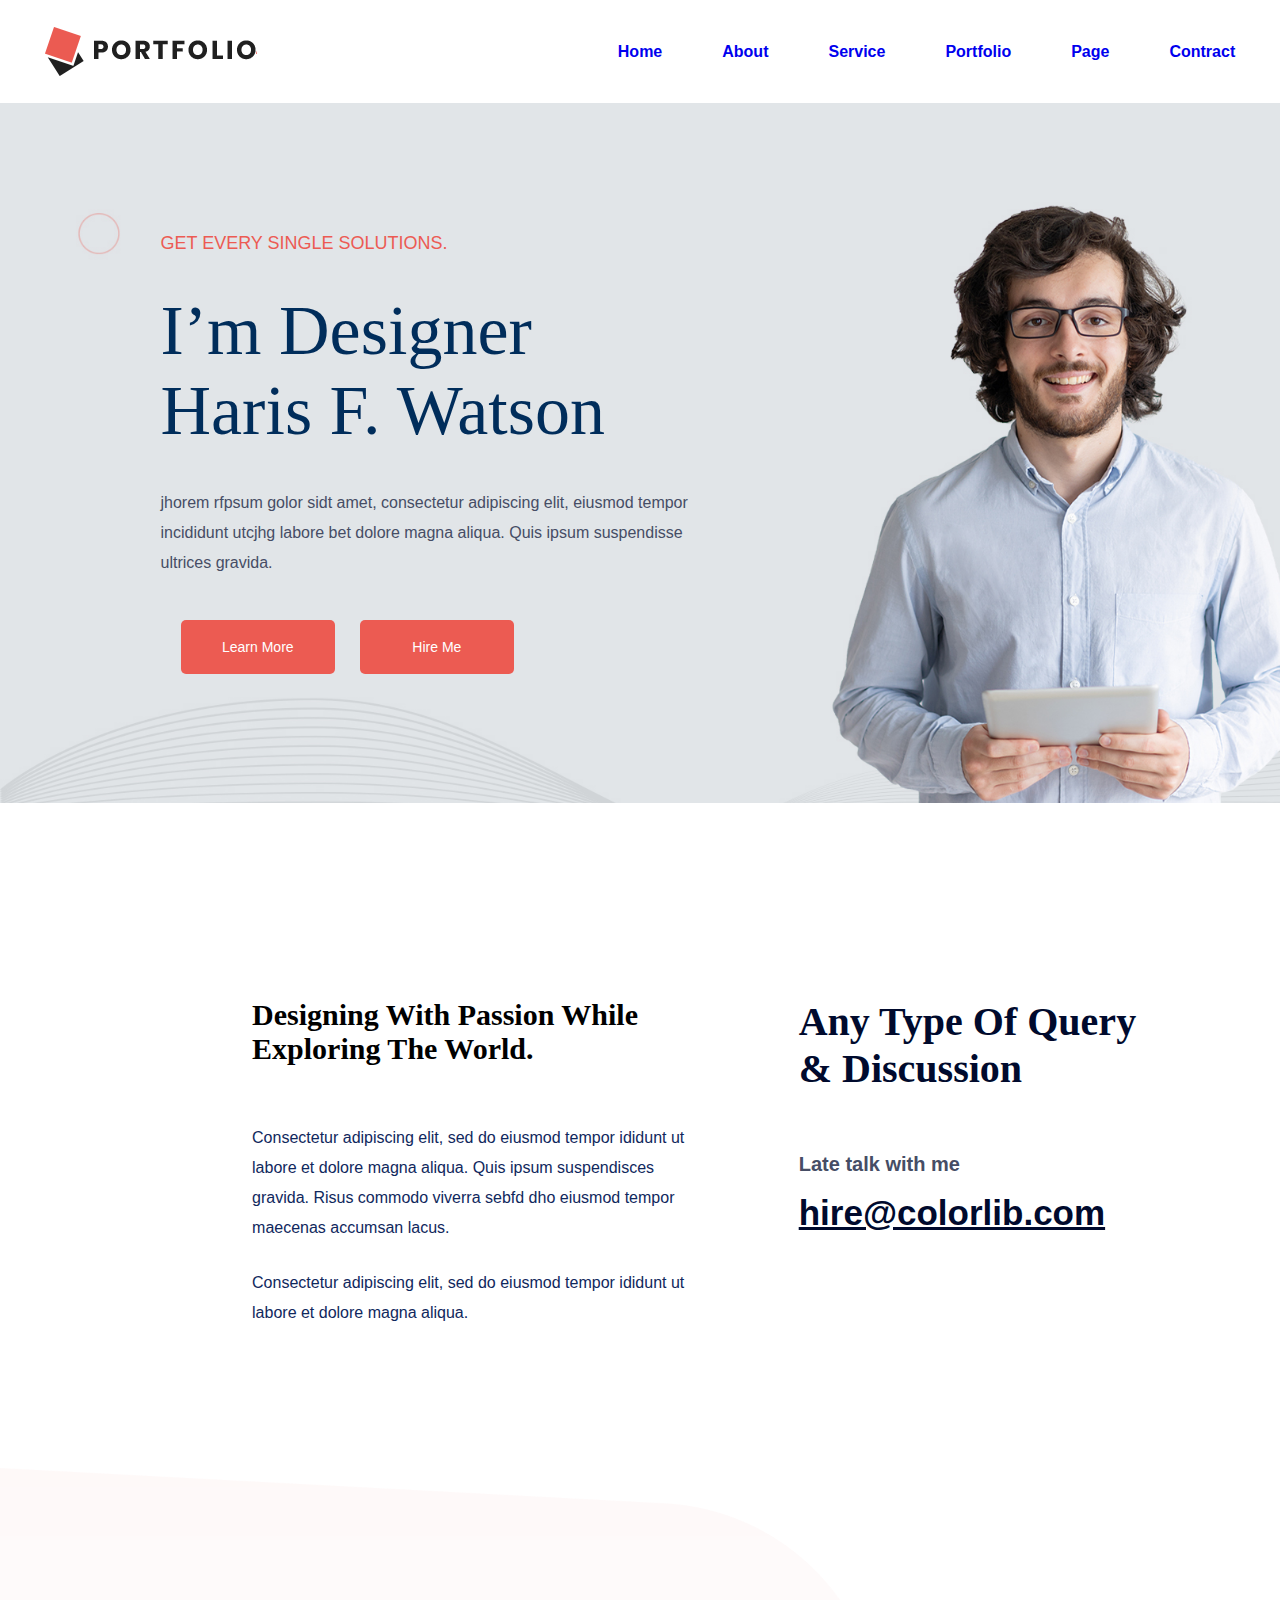
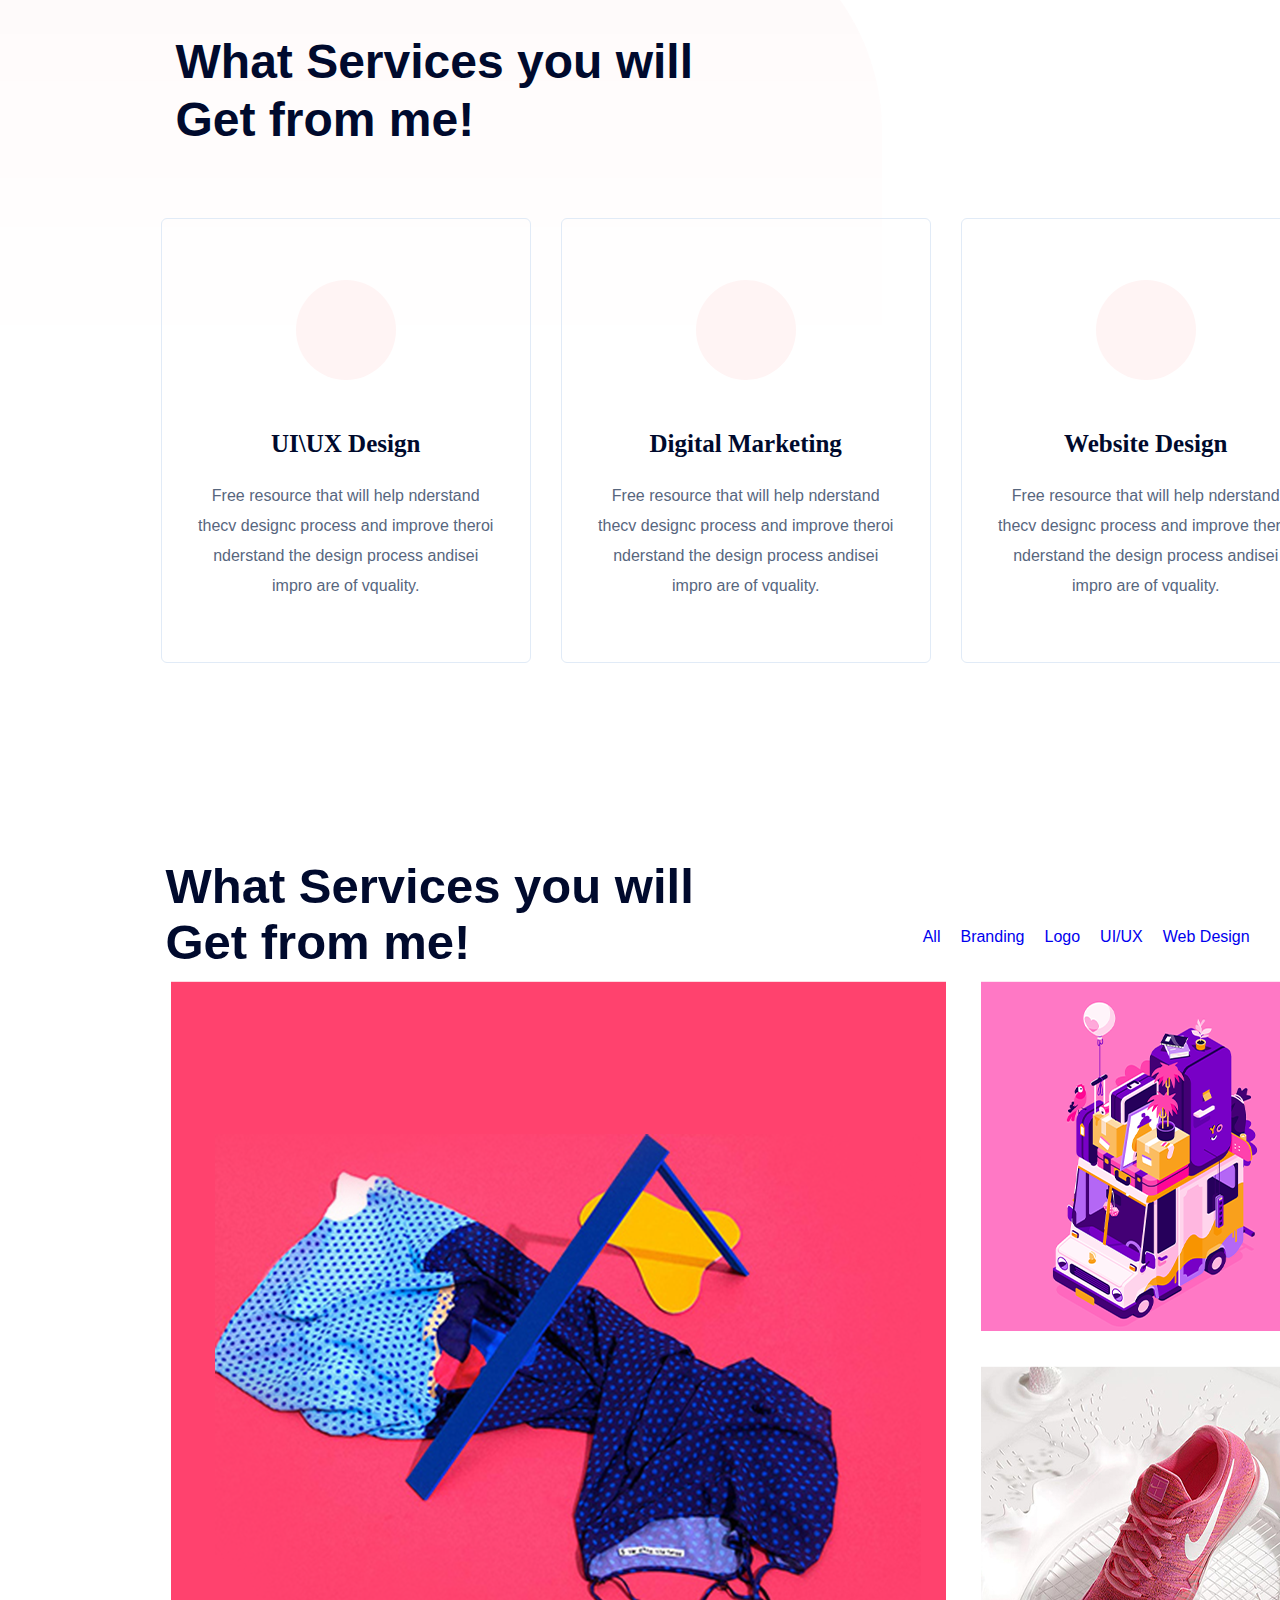
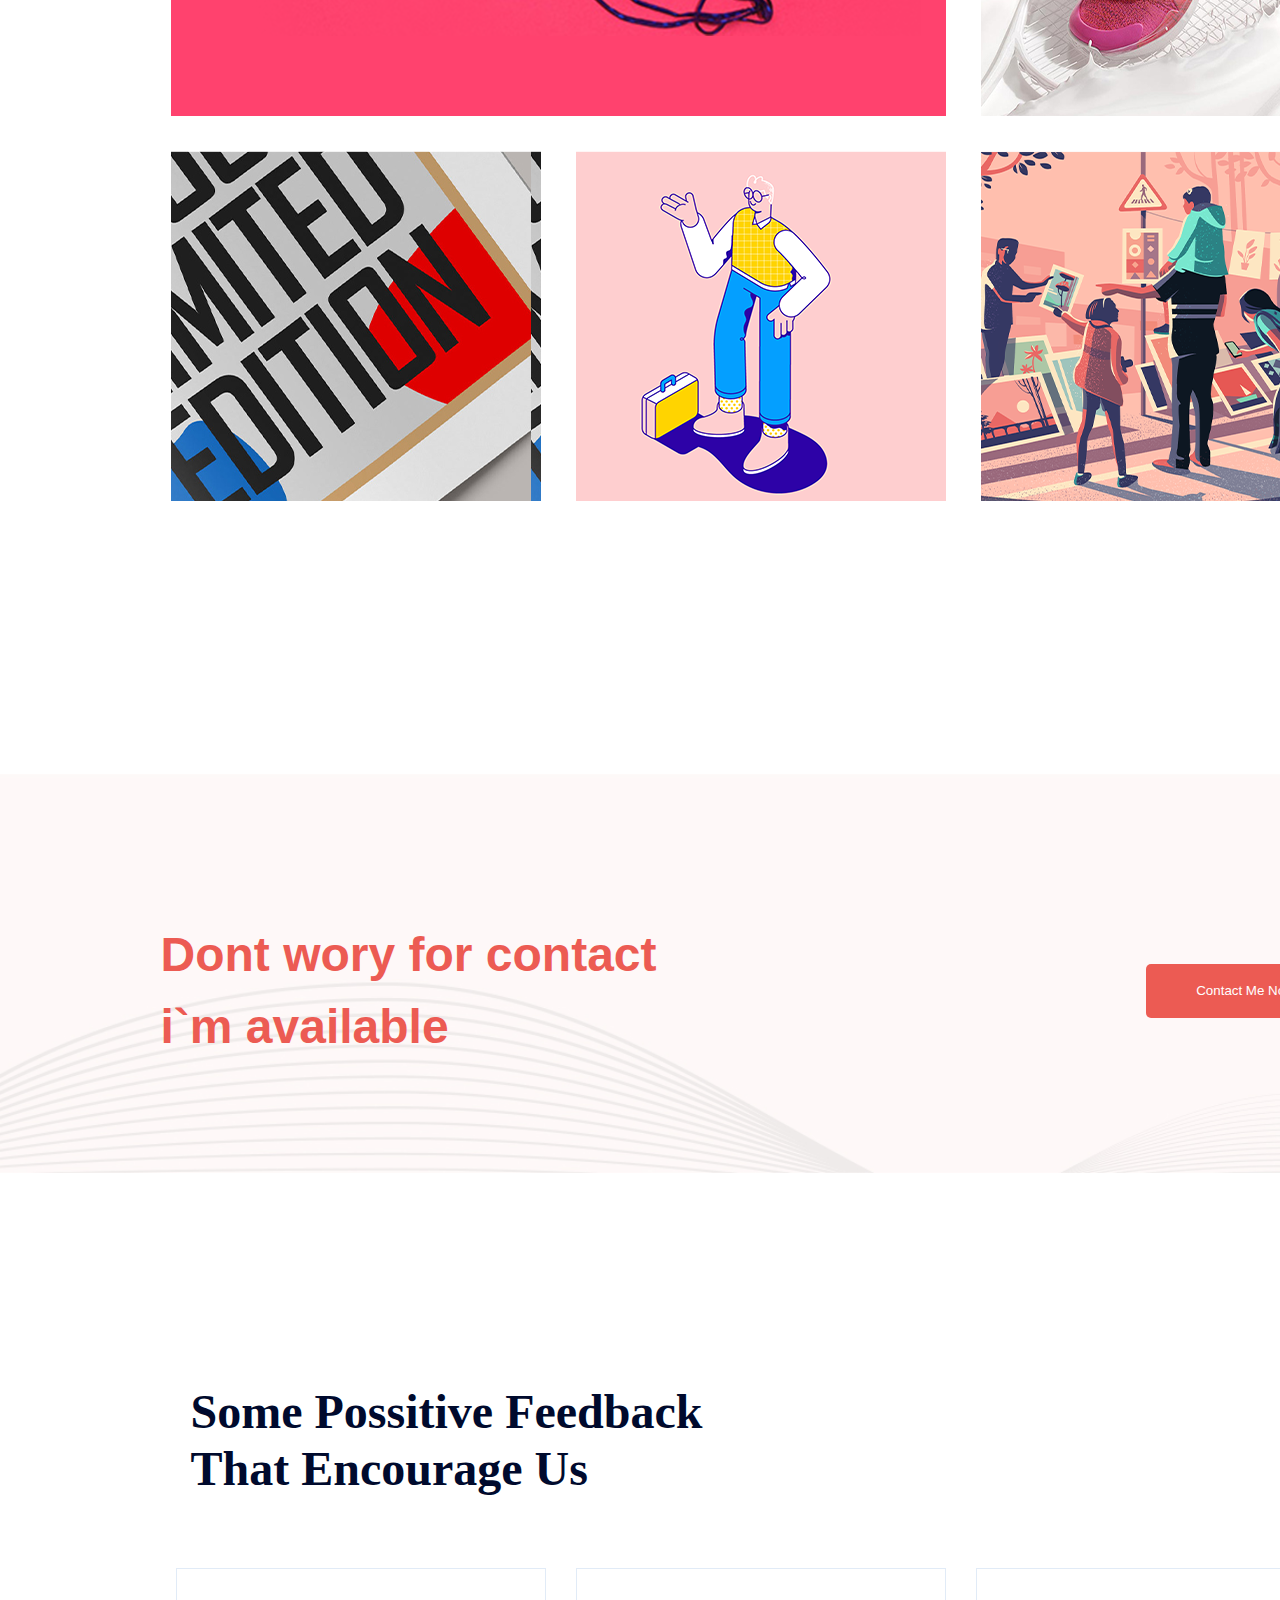
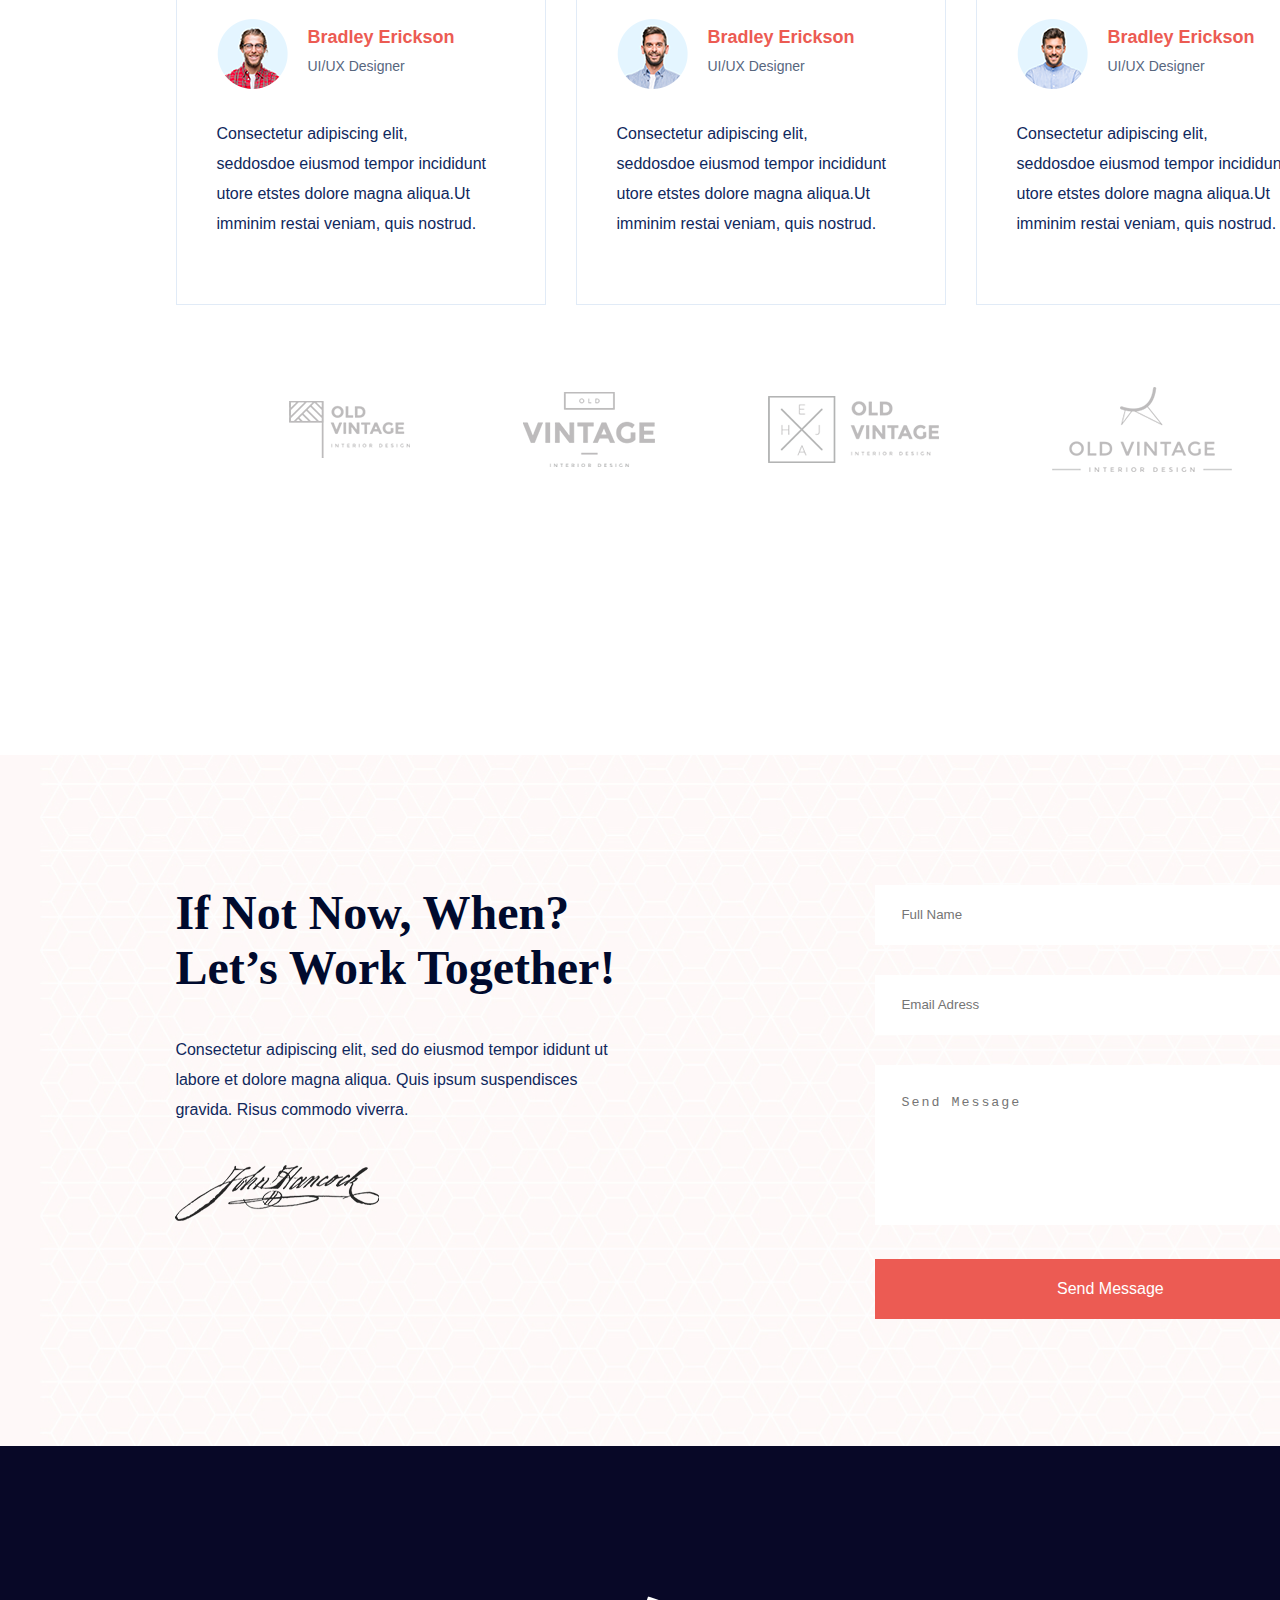
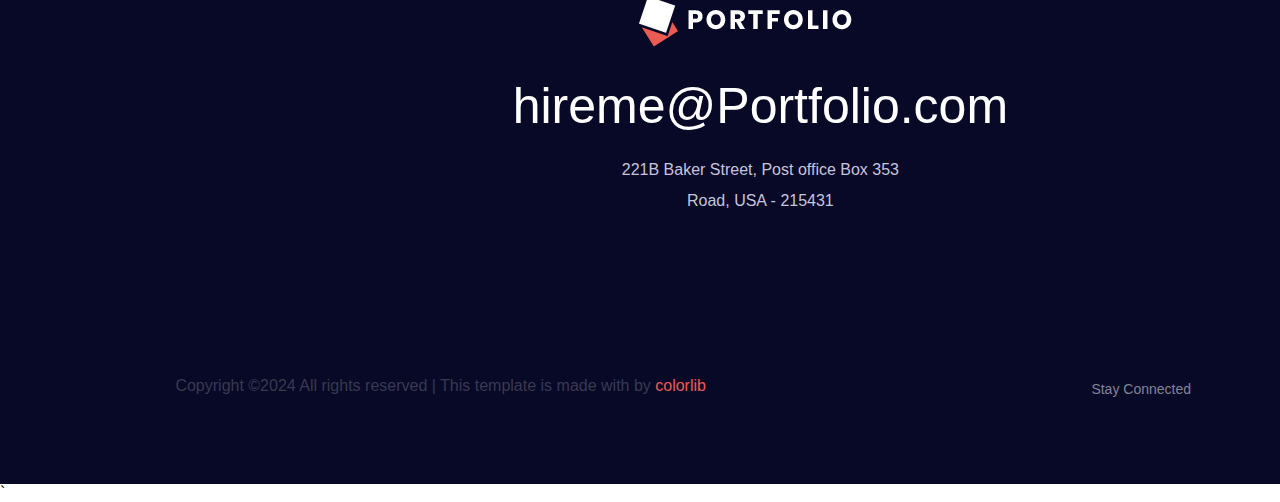
<file: index.html>
<!DOCTYPE html>
<html lang="en">

<head>
    <meta charset="UTF-8">
    <meta name="viewport" content="width=device-width, initial-scale=1.0">
    <title>Portfolio</title>
    <link rel="stylesheet" href="https://cdnjs.cloudflare.com/ajax/libs/font-awesome/6.5.1/css/all.min.css"
        integrity="sha512-DTOQO9RWCH3ppGqcWaEA1BIZOC6xxalwEsw9c2QQeAIftl+Vegovlnee1c9QX4TctnWMn13TZye+giMm8e2LwA=="
        crossorigin="anonymous" referrerpolicy="no-referrer" />
    <link rel="stylesheet" href="style.css">
</head>

<body>

    <header>
        <div class="navbar">
            <div class="navbar__logo"></div>
            <ul class="navbar__manu">
                <li class="navbar__manu--item"><a href="http://www.google.com">Home</a></li>
                <li class="navbar__manu--item"><a href="http://www.codewithharry.com">About</a></li>
                <li class="navbar__manu--item"><a href="http://www.gcuf.com">Service</a></li>
                <li class="navbar__manu--item"><a href="http://www.UET.com">Portfolio</a></li>
                <li class="navbar__manu--item"><a href="http://www.twitter.com">Page</a></li>
                <li class="navbar__manu--item"><a href="http://www.facebook.com">Contract</a></li>
                <button class="navbar__manu--button"><a class="button__link" href="https://www.instagram.com/">Free For
                        Consultent</a></button>
            </ul>
        </div>
    </header>

    <div class="hero-section">
        <div class="container">
            <span>Get Every Single Solutions.</span>
            <h1>I’m Designer<br>Haris F. Watson</h1>
            <p>jhorem rfpsum golor sidt amet, consectetur adipiscing elit, eiusmod tempor<br>incididunt utcjhg labore
                bet dolore magna aliqua. Quis ipsum suspendisse<br>ultrices gravida.</p>
            <button class="cn-1">
                <a href="http://www.google.com">Learn More</a>
            </button>
            <button class="cn-2">
                <a href="http://www.chrome.com">Hire Me</a>
            </button>
        </div>
    </div>


    <div class="section-about">
        <div class="container">
            <div class="row">
                <div class="section-about__box1">
                    <h3>Designing With Passion While<br>Exploring The World.</h3>
                    <p class="section-about__box1--para1">
                        Consectetur adipiscing elit, sed do eiusmod tempor ididunt ut<br>labore et dolore magna aliqua.
                        Quis ipsum suspendisces<br>gravida. Risus commodo viverra sebfd dho eiusmod tempor<br>maecenas
                        accumsan
                        lacus.</p>
                    <p class="section-about__box1--para2">Consectetur adipiscing elit, sed do eiusmod
                        tempor ididunt ut<br>labore et dolore magna aliqua.
                    </p>
                </div>
                <div class="section-about__box2">
                    <h3>Any Type Of Query<br>& Discussion</h3>
                    <p>Late talk with me</p>
                    <div class="send-cv">
                        <a href="https://www.apna college.com/">hire@colorlib.com</a>
                        <i class="fa-solid fa-arrow-right"></i>
                    </div>
                </div>
            </div>
        </div>
    </div>


    <div class="area-section">
        <div class="container">
            <div class="area-section__row1">
                <div class="area-section__row1--title">
                    <h2>What Services you will<br>Get from me!</h2>
                </div>
            </div>
            <div class="area-section__row2">
                <div class="area-section__row2--box">
                    <div class="text-center">
                        <div class="cat-icon">
                            <span class="flation-pen"></span>
                        </div>
                        <div class="cat-cap">
                            <h5>UI\UX Design</h5>
                            <p>Free resource that will help nderstand<br>thecv designc process and improve
                                theroi<br>nderstand the design process andisei<br>impro are of vquality.</p>
                        </div>
                    </div>
                </div>
                <div class="area-section__row2--box">
                    <div class="text-center">
                        <div class="cat-icon">
                            <span class="flation-speaker"></span>
                        </div>
                        <div class="cat-cap">
                            <h5>Digital Marketing</h5>
                            <p>Free resource that will help nderstand<br>thecv designc process and improve
                                theroi<br>nderstand the design process andisei<br>impro are of vquality.</p>
                        </div>
                    </div>
                </div>
                <div class="area-section__row2--box">
                    <div class="text-center">
                        <div class="cat-icon">
                            <span class="flation-portfoio"></span>
                        </div>
                        <div class="cat-cap">
                            <h5>Website Design</h5>
                            <p>Free resource that will help nderstand<br>thecv designc process and improve
                                theroi<br>nderstand the design process andisei<br>impro are of vquality.</p>
                        </div>
                    </div>
                </div>
            </div>
        </div>
    </div>


    <div class="section-services">
        <div class="container">
            <div class="section-services__row">
                <div class="section-services__row--box1">
                    <div class="title">
                        <h2>What Services you will<br>Get from me!</h2>
                    </div>
                </div>
                <div class="section-services__row--box-2">
                    <div class="navbar">
                        <div class="nav">
                            <ul>
                                <li><a href="https://www.appna college.com/">All</a></li>
                                <li><a href="https://www.w3schools.com/">Branding</a></li>
                                <li><a href="https://www.pcb.com/">Logo</a></li>
                                <li><a href="https://www.edge.com/">UI/UX</a></li>
                                <li><a href="https://www.firefox.com/">Web Design</a></li>
                            </ul>
                        </div>
                    </div>
                </div>
            </div>

            <div class="services-caption">
                <div class="services-caption__row1">
                    <div class="item item1"></div>
                    <div class="item item2"></div>
                    <div class="item item3"></div>
                    <div class="item item4"></div>
                    <div class="item item5"></div>
                    <div class="item item6"></div>
                </div>
            </div>
        </div>
    </div>


    <div class="contact">
        <div class="container">
            <div class="contact__row">
                <h2>Dont wory for contact<br>i`m available</h2>
                <button><a href="http://www.twitter.com">Contact Me Now</a></button>
            </div>
        </div>
    </div>


    <div class="comment-section">
        <div class="container">
            <div class="comment-section__row1">
                <div class="comment-section__row1--box">
                    <div class="box1--title">
                        <h2>Some Possitive Feedback<br>That Encourage Us</h2>
                    </div>
                </div>
            </div>
            <div class="comment-section__row2">
                <div class="comment-section__row2--box">
                    <div class="box__text-center">
                        <div class="box__text-center--top">
                            <div class="image-1"></div>
                            <div class="heading">
                                <h2>Bradley Erickson</h2>
                                <span>UI/UX Designer</span>
                            </div>
                        </div>
                        <p>Consectetur adipiscing elit,<br>seddosdoe eiusmod tempor incididunt<br>utore
                            etstes dolore magna aliqua.Ut<br>imminim restai veniam, quis nostrud.</p>
                    </div>
                </div>
                <div class="comment-section__row2--box">
                    <div class="box__text-center">
                        <div class="box__text-center--top">
                            <div class="image-2"></div>
                            <div class="heading">
                                <h2>Bradley Erickson</h2>
                                <span>UI/UX Designer</span>
                            </div>
                        </div>
                        <p>Consectetur adipiscing elit,<br>seddosdoe eiusmod tempor incididunt<br>utore
                            etstes dolore magna aliqua.Ut<br>imminim restai veniam, quis nostrud.</p>
                    </div>
                </div>
                <div class="comment-section__row2--box">
                    <div class="box__text-center">
                        <div class="box__text-center--top">
                            <div class="image-3"></div>
                            <div class="heading">
                                <h2>Bradley Erickson</h2>
                                <span>UI/UX Designer</span>
                            </div>
                        </div>
                        <p>Consectetur adipiscing elit,<br>seddosdoe eiusmod tempor incididunt<br>utore
                            etstes dolore magna aliqua.Ut<br>imminim restai veniam, quis nostrud.</p>
                    </div>
                </div>
            </div>
        </div>
    </div>


    <div class="brand-area">
        <div class="container">
            <div class="brand__row">
                <div class="brand1"></div>
                <div class="brand2"></div>
                <div class="brand3"></div>
                <div class="brand4"></div>
            </div>
        </div>
    </div>


    <div class="contract-information">
        <div class="container">
            <div class="contract-information__row">
                <div class="contract-information__row--box1">
                    <h3>If Not Now, When?<br>Let’s Work Together!</h3>
                    <p>Consectetur adipiscing elit, sed do eiusmod tempor ididunt ut<br>labore et dolore magna
                        aliqua.
                        Quis ipsum suspendisces<br>gravida. Risus commodo viverra.</p>
                    <div class="sign"></div>
                </div>
                <div class="contract-information__box2">
                    <div class="contract-information__form">
                        <form action="#" class="contact__wrapper">
                            <input type="text" name="name" placeholder="Full Name">
                            <input type="email" name="email" placeholder="Email Adress">
                            <textarea name="message" id="message" placeholder="Send Message"></textarea>
                            <button class="submit-btn2" type="submit">Send Message</button>
                        </form>
                    </div>
                </div>
            </div>
        </div>
    </div>
    

    <footer>
        <div class="footer-area">
            <div class="container">
                <div class="footer-area__top">
                    <div class="footer-area__top--row">
                        <div class="content-center">
                            <div class="content-center--img"></div>
                            <span><a href="#">hireme@Portfolio.com</a></span>
                            <p>221B Baker Street, Post office Box 353</p>
                            <p> Road, USA - 215431</p>
                        </div>
                    </div>
                </div>
                <div class="footer-area__bottom">
                    <div class="footer-area__botoom--row">
                        <div class="row__box1">
                            <p>
                                Copyright ©2024 All rights reserved | This template is made with<i class="fa fa-heart"
                                    aria-hidden="true"></i> by <a href="https://colorlib.com">colorlib</a>
                            </p>
                        </div>
                        <div class="row__box2">
                            <div class="stay-conected">
                                <a>Stay Connected</a>
                                <a href="#"><i class="fa-brands fa-twitter"></i></a>
                                <a href="#"><i class="fa-brands fa-facebook-f"></i></a>
                                <a href="#"><i class="fa-solid fa-globe"></i></a>
                                <a href="#"><i class="fa-brands fa-instagram"></i></a>
                            </div>
                        </div>
                    </div>
                </div>
            </div>`
        </div>
        </div>
    </footer>
</body>

</html>
</file>
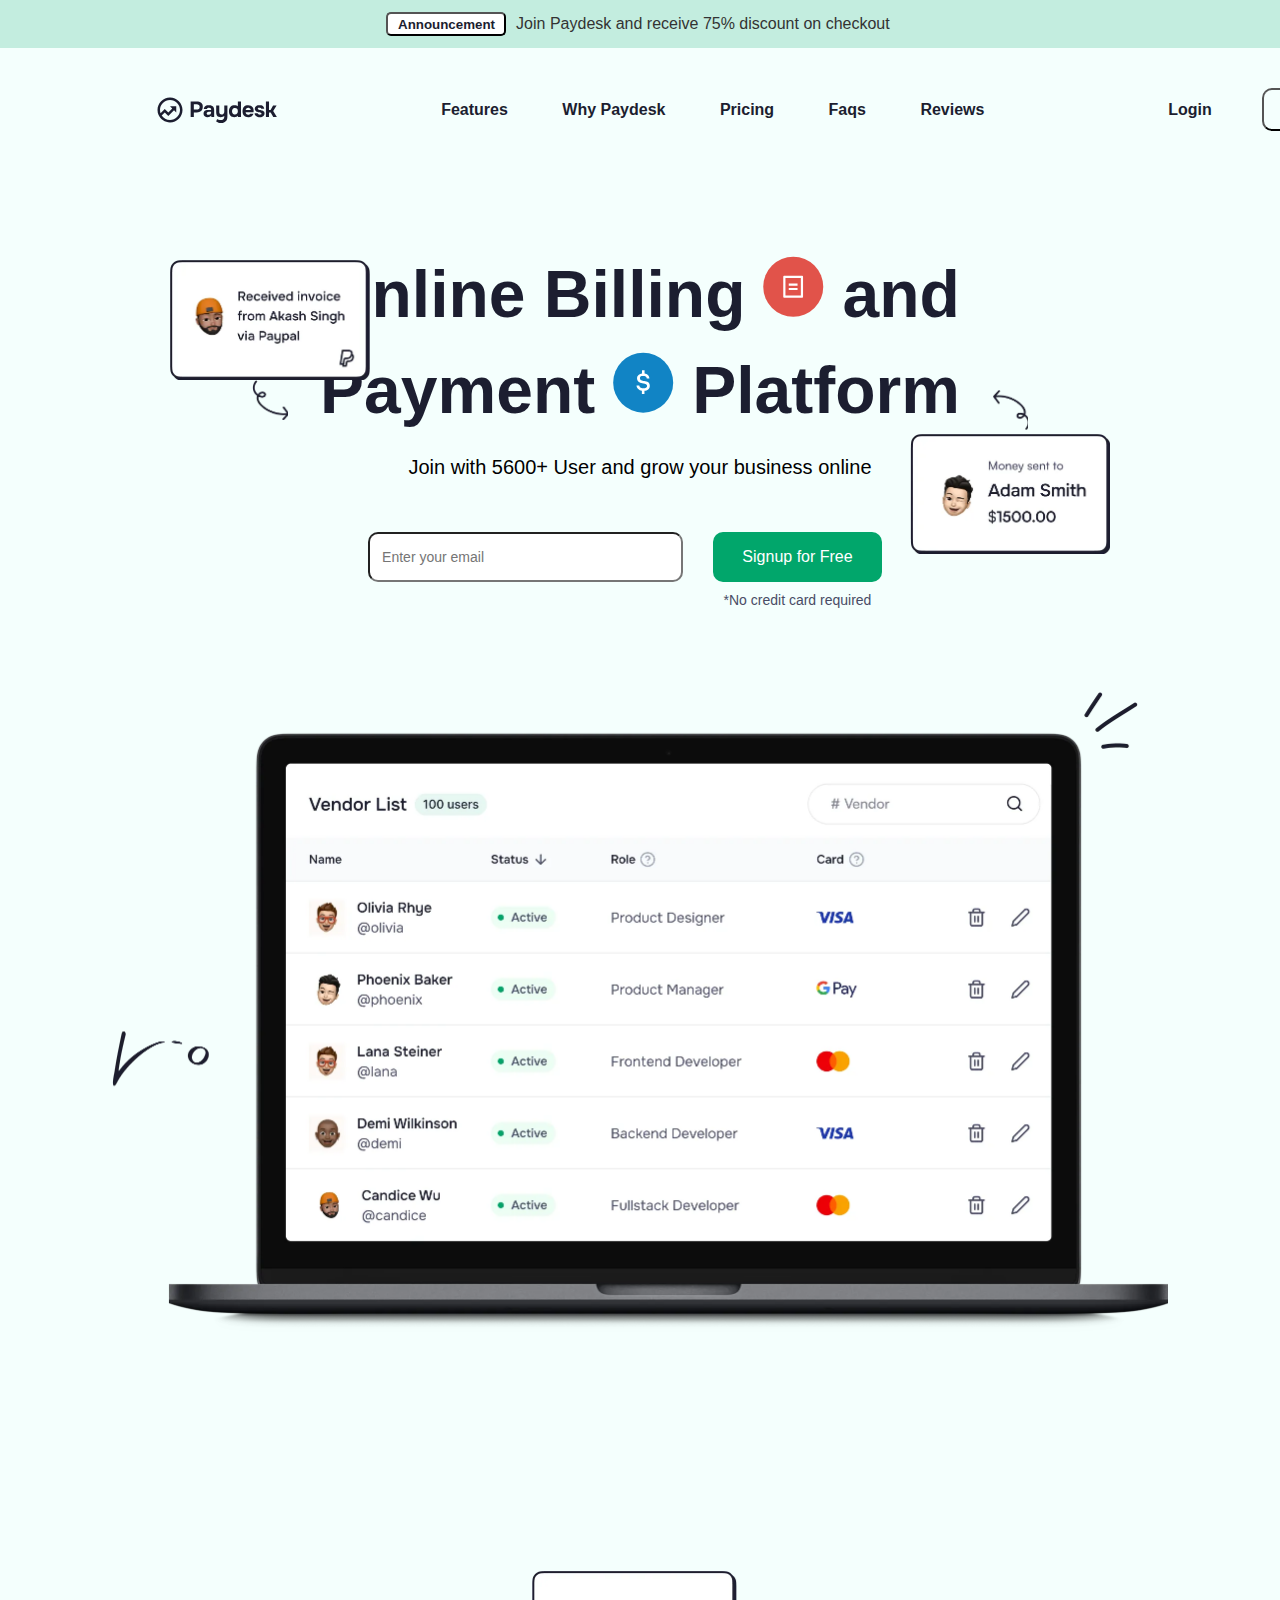
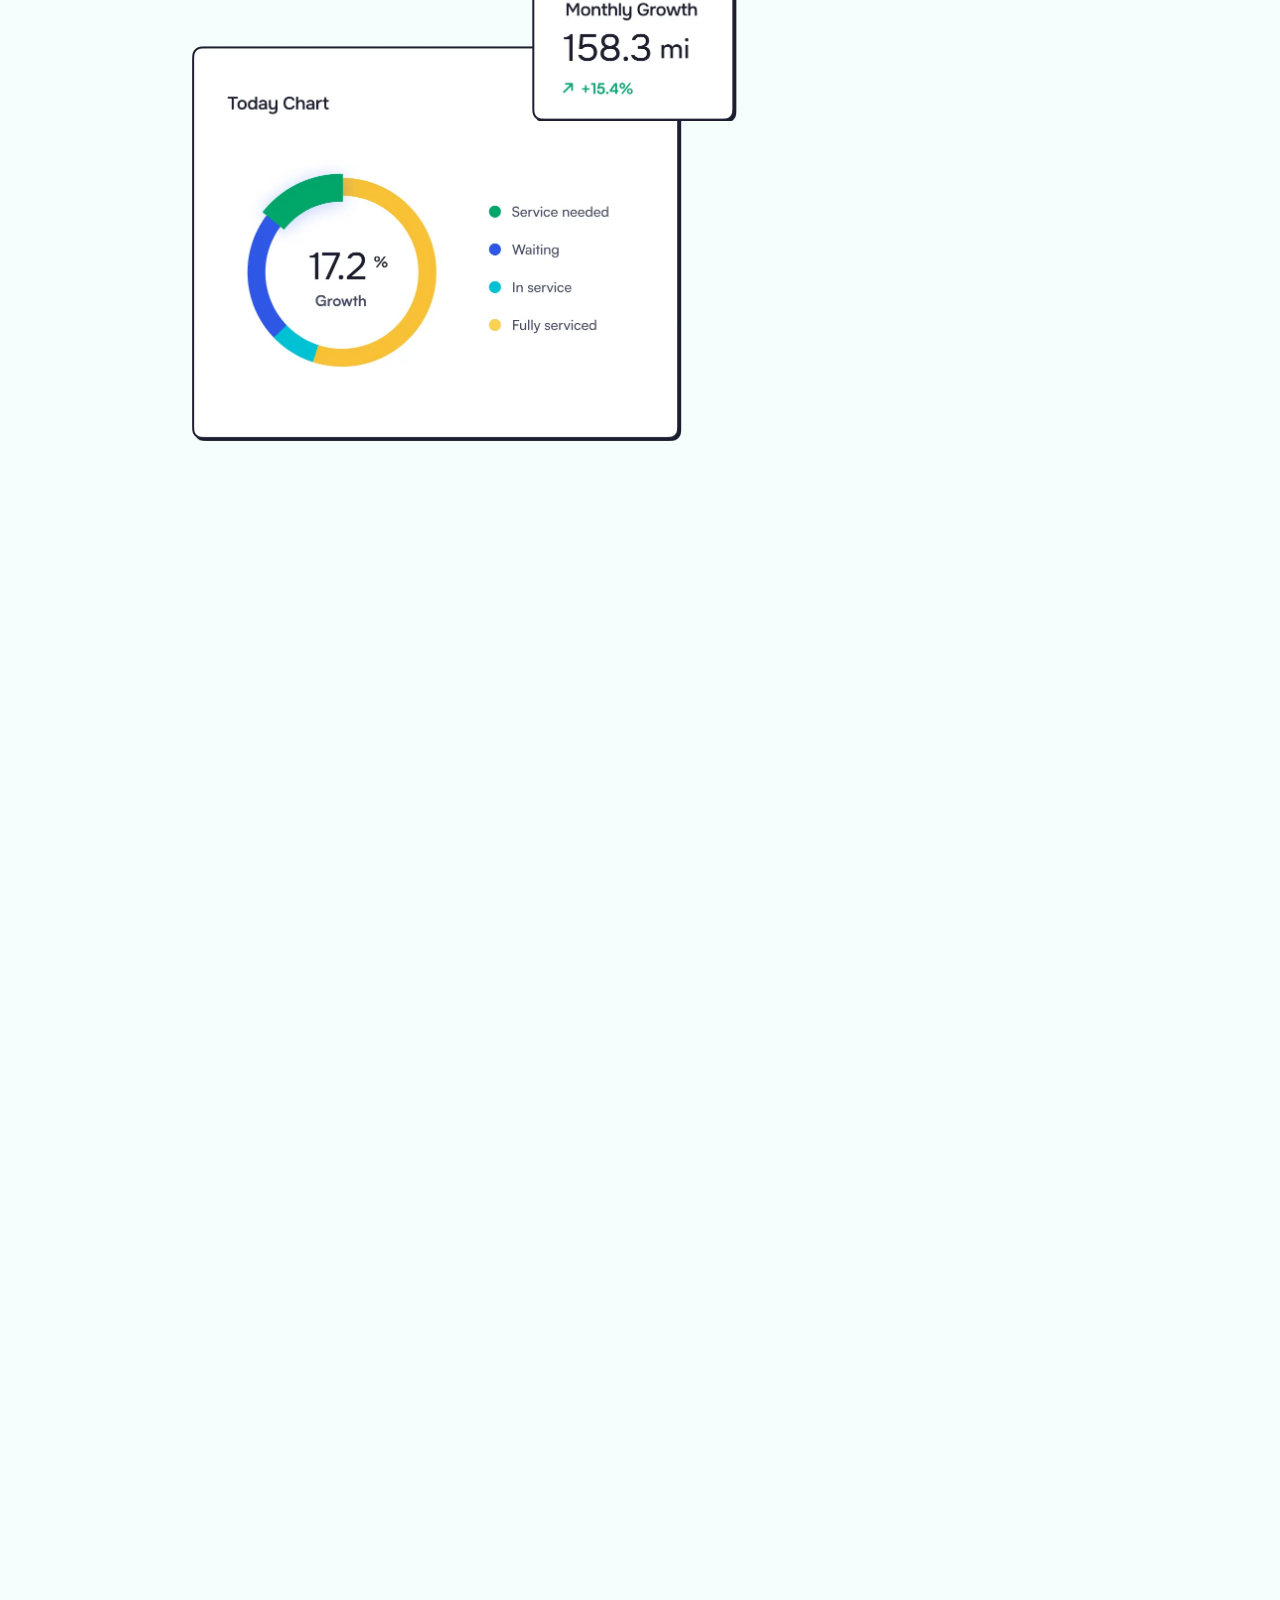
<file: Project-2/index.html>
<!DOCTYPE html>
<html lang="en">

<head>
    <meta charset="UTF-8">
    <meta name="viewport" content="width=device-width, initial-scale=1.0">
    <title>Document</title>
    <link rel="stylesheet" href="style.css">
</head>

<body>
    <header>
        <div class="navbar">
            <button class="navbar__btn">Announcement</button>
            <p>Join Paydesk and receive 75% discount on checkout</p>
        </div>
    </header>
    <div class="hero-section">
        <div class="hero-section__navbar">
            <div class="container">
                <div class="hero-section__navbar--manu">
                    <img src="./images/648fc915dea3f5805b108589_Logo.svg" ); alt="">
                    <div class="navbar__manu--link">
                        <a class="nav-link" href="#">Features</a>
                        <a class="nav-link" href="#">Why Paydesk</a>
                        <a class="nav-link" href="#">Pricing</a>
                        <a class="nav-link" href="#">Faqs</a>
                        <a class="nav-link" href="#">Reviews</a>
                    </div>
                    <div class="navbar__manu--button">
                        <a class="nav-link">Login</a>
                        <button class="manu__btn">Signup</button>
                    </div>
                </div>
            </div>
        </div>
        <div class="hero-container">
            <div class="hero-heading">
                <h1> Online Billing<img src="./images/6498033309e870a62d6bbb42_Heading Icon 1.svg"
                        alt="">and<br>Payment<img src="./images/649803344ac9926b69f804d2_Heading Icon 2.svg"
                        alt="">Platform</h1>
            </div>
            <p>Join with 5600+ User and grow your business online</p>
            <div class="email-form">
                <input class="email-btn" type="text" name="Email" placeholder="Enter your email">
                <div class="Signup-btn">
                    <input type="submit" value="Signup for Free">
                    <div>*No credit card required</div>
                </div>
            </div>
            <div class="hero-img">
                <img src="./images/64981a13c85e1abf0383f3e2_Hero Image.webp" alt="">
            </div>
            <div class="hero-widget__left">
                <div class="hero-widget__left--img"></div>
                <div class="hero-widget__left--arrow"></div>
            </div>
            <div class="hero-widget__right">
                <div class="hero-widget__right--arrow"></div>
                <div class="hero-widget__right--img"></div>
            </div>
        </div>
    </div>
    </div>
    <div class="benfits-section">
        <div class="container">
            <div class="benifits-container">
                <div class="benifits-row split">
                    <div class="benfits__img--payment-cart">
                        <div class="Payment-cart--widget"></div>
                        <div class="Payment-cart--img"></div>
                    </div>
                    <div class="benifits-text--slide"></div>
                </div>
            </div>
        </div>
    </div>
    
</body>

</html>
</file>
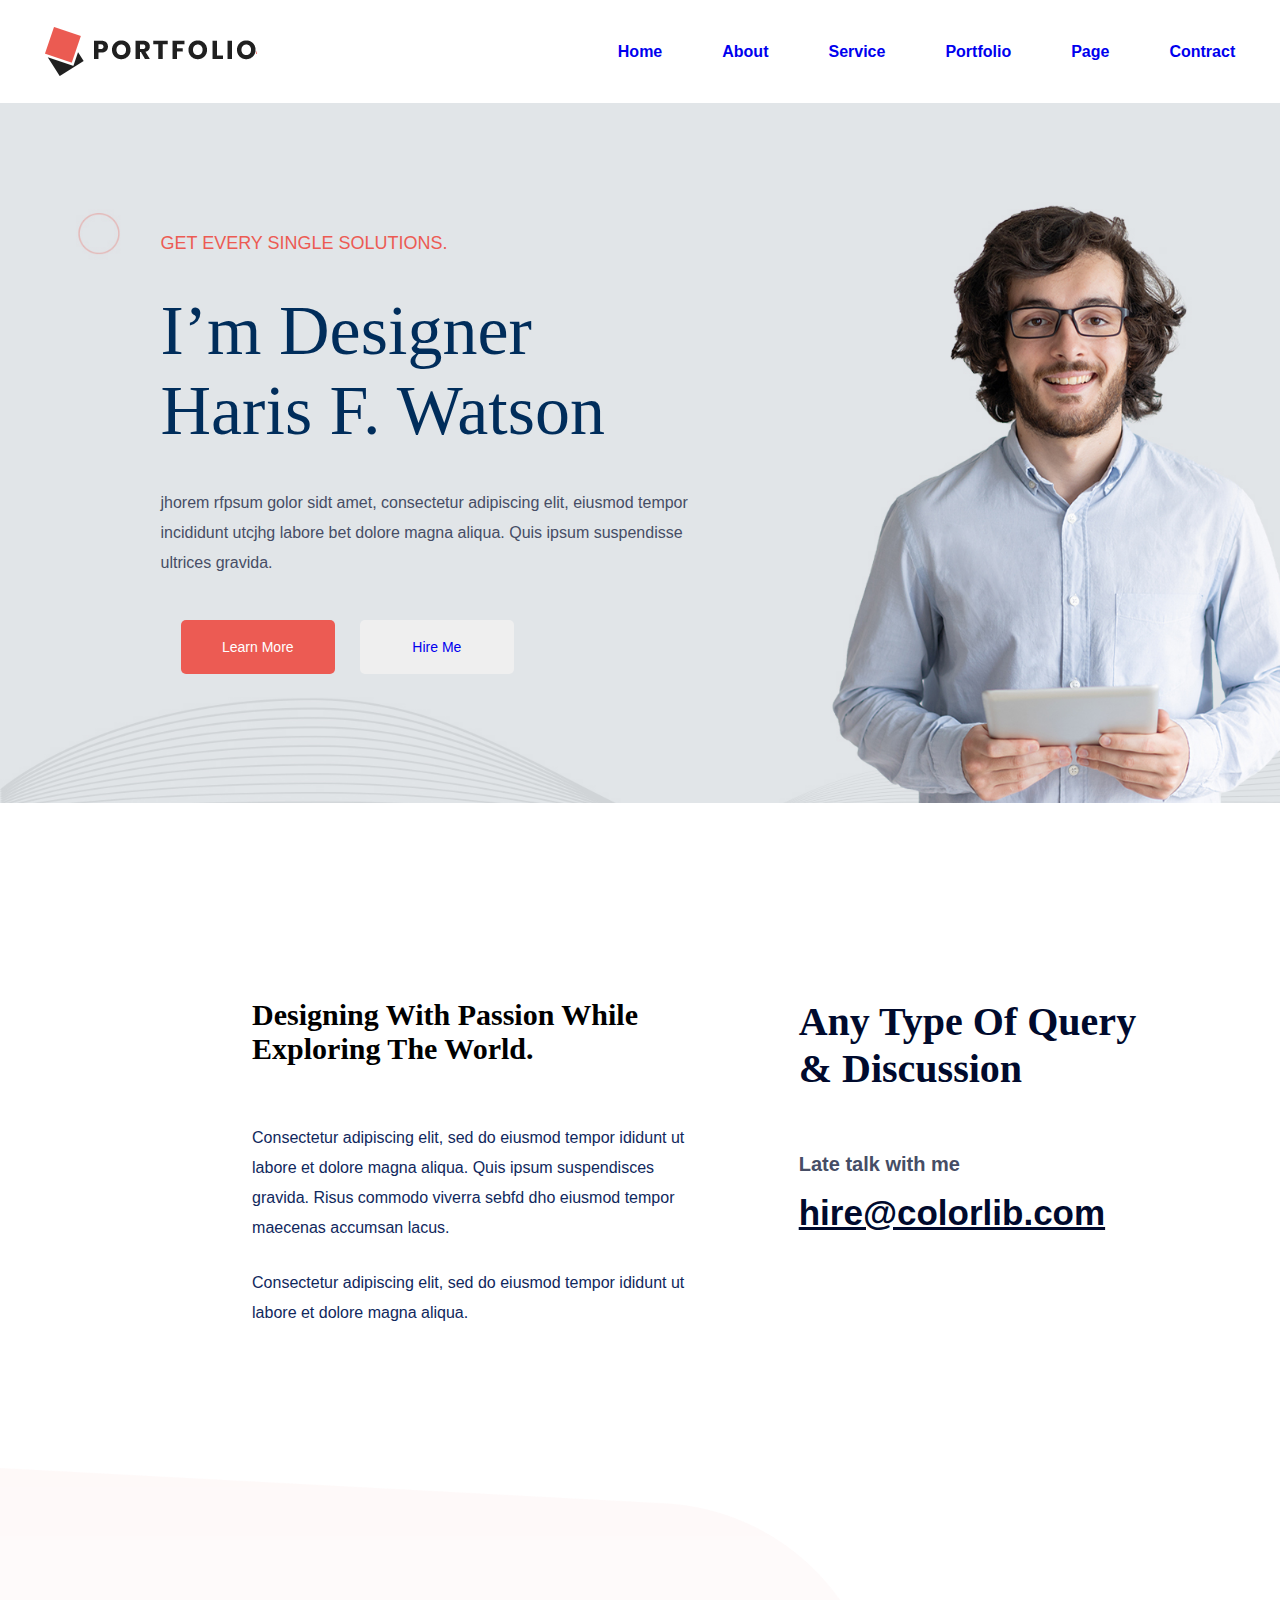
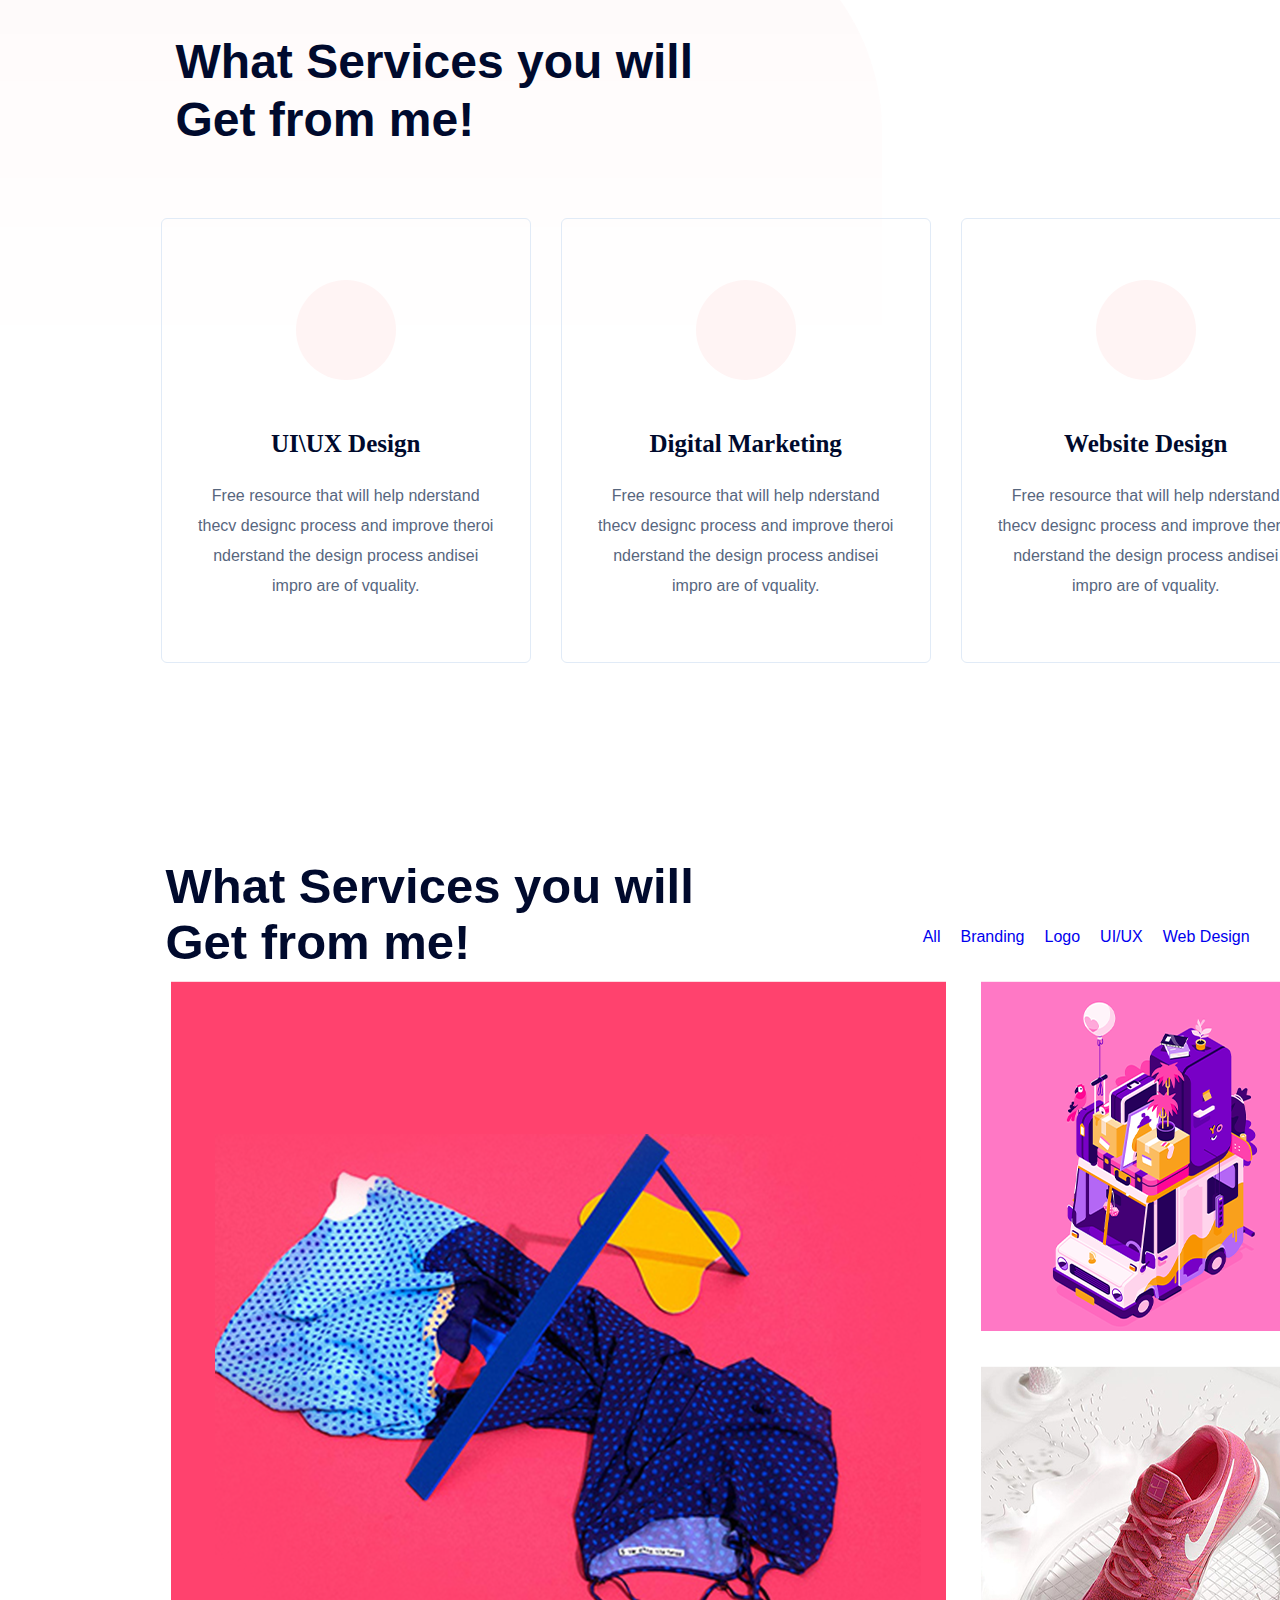
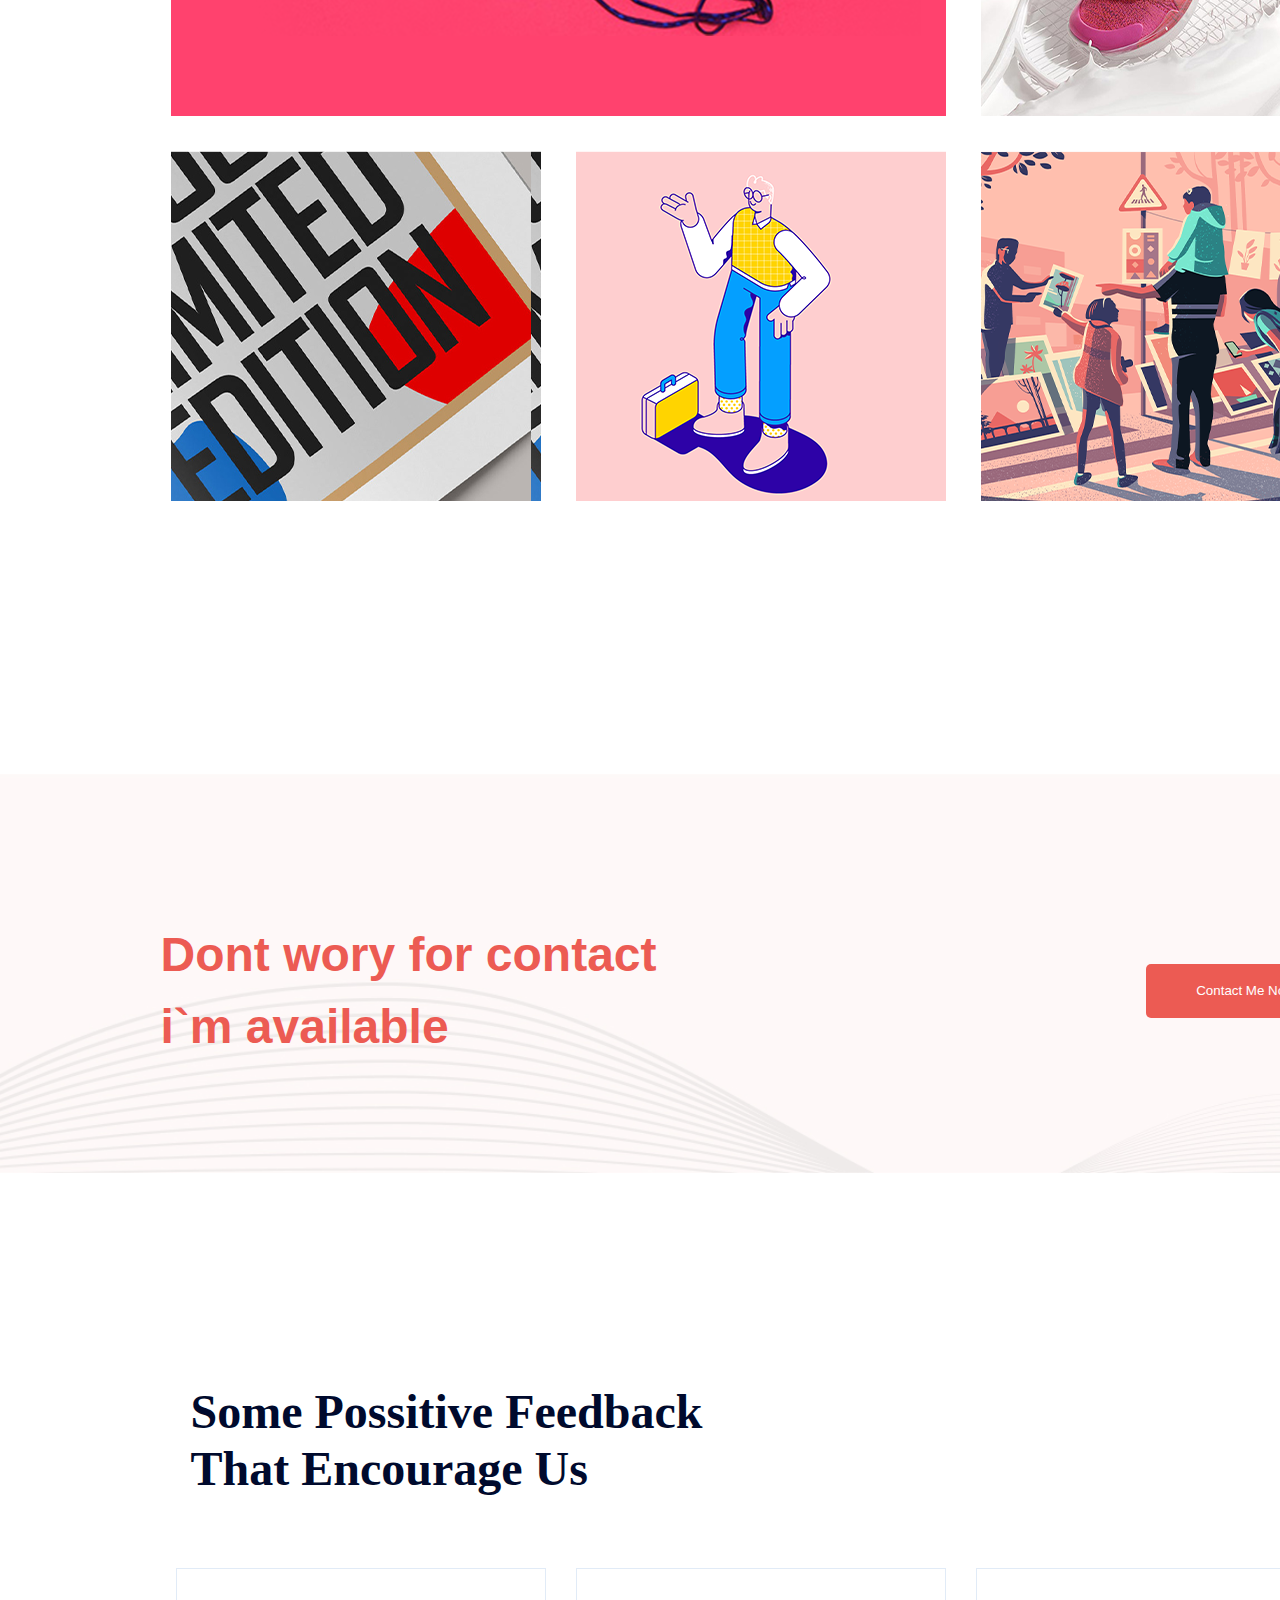
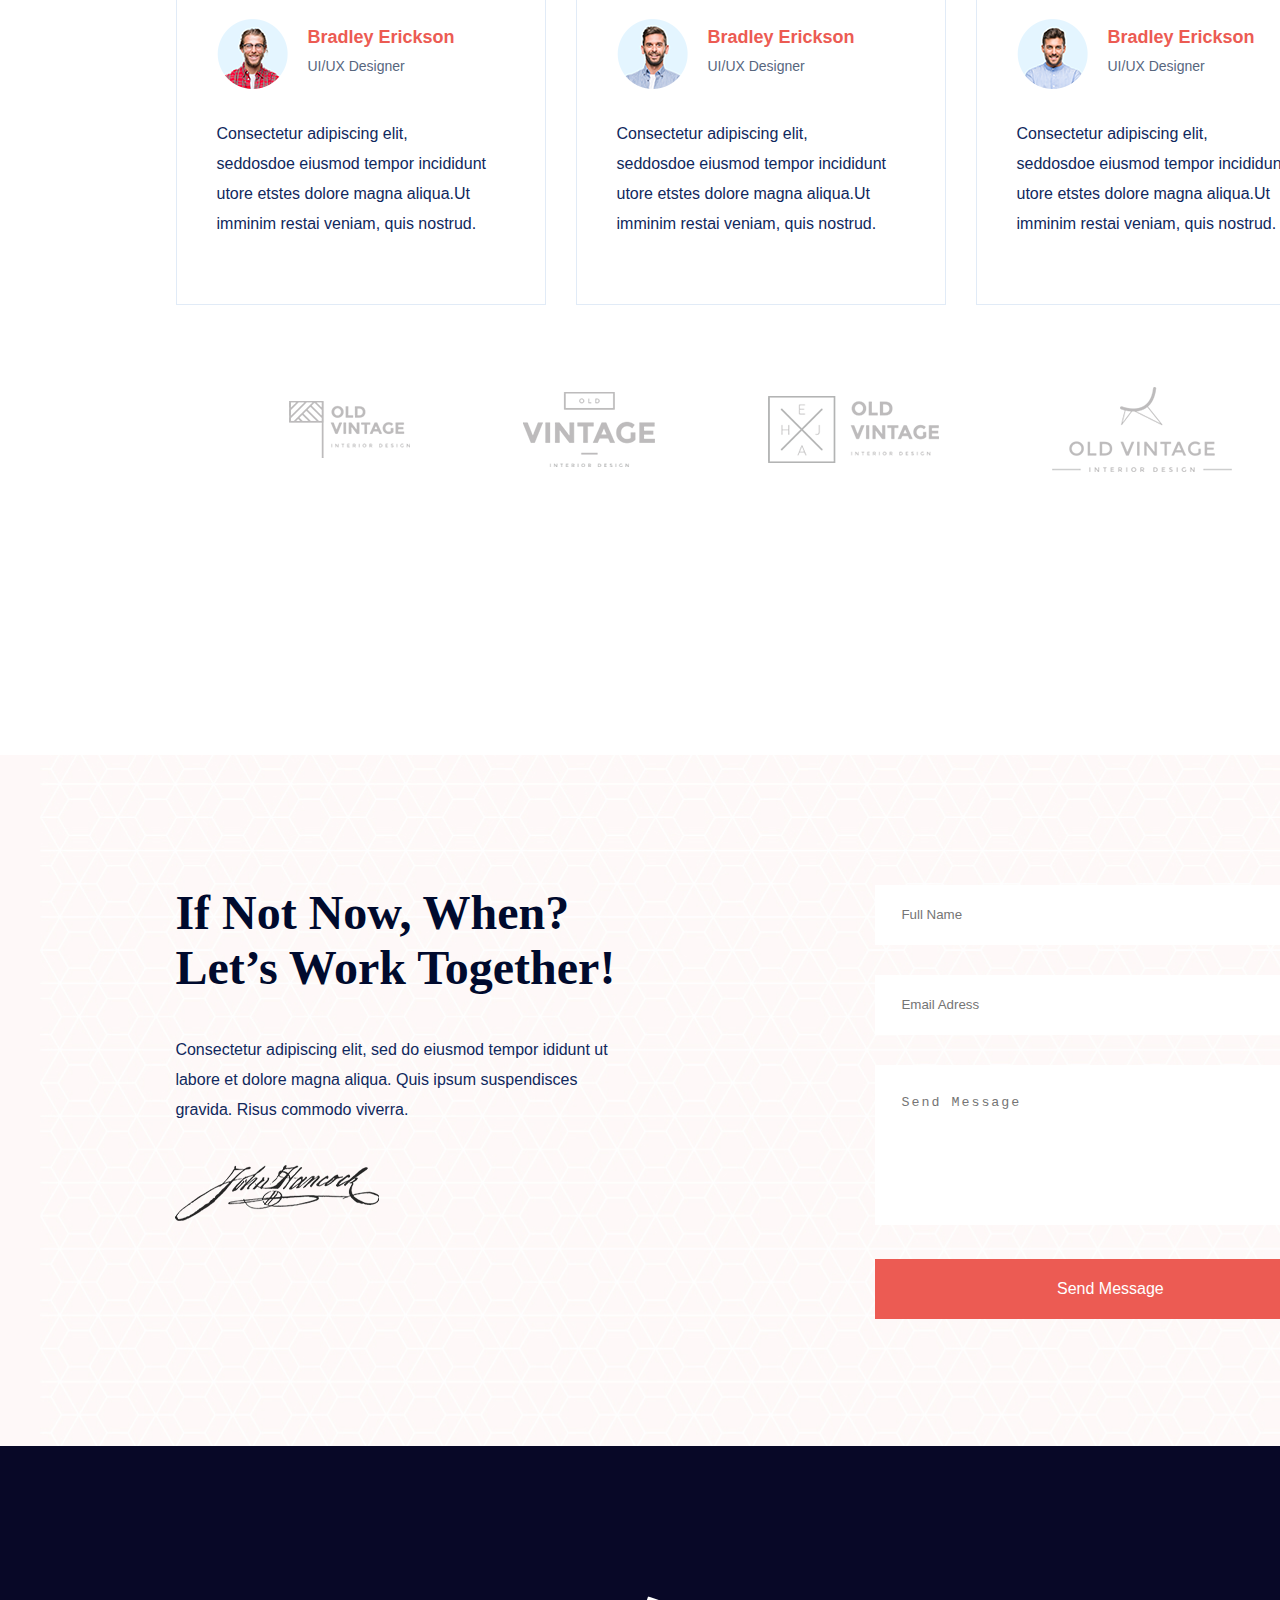
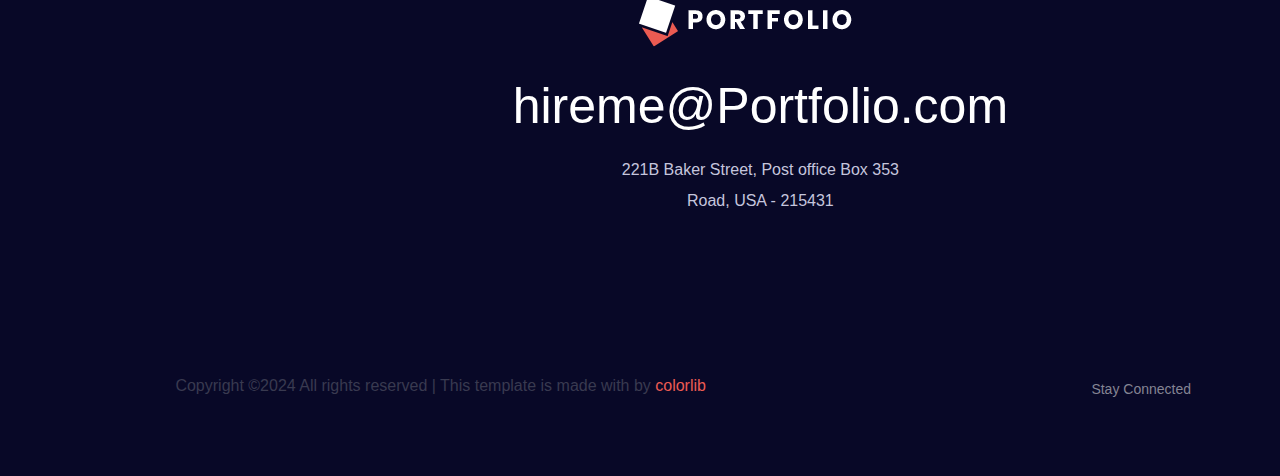
<file: project1/index.html>
<!DOCTYPE html>
<html lang="en">

<head>
    <meta charset="UTF-8">
    <meta name="viewport" content="width=device-width, initial-scale=1.0">
    <title>Portfolio</title>
    <link rel="icon" type="image/x-icon" href="./picture/icons8-favicon.gif">
    <link rel="stylesheet" href="https://cdnjs.cloudflare.com/ajax/libs/font-awesome/6.5.1/css/all.min.css"
        integrity="sha512-DTOQO9RWCH3ppGqcWaEA1BIZOC6xxalwEsw9c2QQeAIftl+Vegovlnee1c9QX4TctnWMn13TZye+giMm8e2LwA=="
        crossorigin="anonymous" referrerpolicy="no-referrer" />
    <link rel="stylesheet" href="style.css">
</head>

<body>
    <header>
        <div class="navbar">
            <div class="navbar__logo"></div>
            <ul class="navbar__manu">
                <li class="navbar__manu--item"><a href="http://www.google.com">Home</a></li>
                <li class="navbar__manu--item"><a href="http://www.codewithharry.com">About</a></li>
                <li class="navbar__manu--item"><a href="http://www.gcuf.com">Service</a></li>
                <li class="navbar__manu--item"><a href="http://www.UET.com">Portfolio</a></li>
                <li class="navbar__manu--item"><a href="http://www.twitter.com">Page</a></li>
                <li class="navbar__manu--item"><a href="http://www.facebook.com">Contract</a></li>
                <button class="navbar__manu--button"><a class="button__link" href="https://www.instagram.com/">Free For
                        Consultent</a></button>
            </ul>
        </div>
    </header>

    <div class="hero-section">
        <div class="container">
            <span>Get Every Single Solutions.</span>
            <h1>I’m Designer<br>Haris F. Watson</h1>
            <p>jhorem rfpsum golor sidt amet, consectetur adipiscing elit, eiusmod tempor<br>incididunt utcjhg labore
                bet dolore magna aliqua. Quis ipsum suspendisse<br>ultrices gravida.</p>
            <button class="cn-1">
                <a href="http://www.google.com">Learn More</a>
            </button>
            <button class="cn-2">
                <a href="http://www.chrome.com">Hire Me</a>
            </button>
        </div>
    </div>

    <div class="section-about">
        <div class="container">
            <div class="row">
                <div class="section-about__box1">
                    <h3>Designing With Passion While<br>Exploring The World.</h3>
                    <p class="section-about__box1--para1">
                        Consectetur adipiscing elit, sed do eiusmod tempor ididunt ut<br>labore et dolore magna aliqua.
                        Quis ipsum suspendisces<br>gravida. Risus commodo viverra sebfd dho eiusmod tempor<br>maecenas
                        accumsan
                        lacus.</p>
                    <p class="section-about__box1--para2">Consectetur adipiscing elit, sed do eiusmod
                        tempor ididunt ut<br>labore et dolore magna aliqua.
                    </p>
                </div>
                <div class="section-about__box2">
                    <h3>Any Type Of Query<br>& Discussion</h3>
                    <p>Late talk with me</p>
                    <div class="send-cv">
                        <a href="https://www.apna college.com/">hire@colorlib.com</a>
                        <i class="fa-solid fa-arrow-right"></i>
                    </div>
                </div>
            </div>
        </div>
    </div>

    <div class="area-section">
        <div class="container">
            <div class="area-section__row1">
                <div class="area-section__row1--title">
                    <h2>What Services you will<br>Get from me!</h2>
                </div>
            </div>
            <div class="area-section__row2">
                <div class="area-section__row2--box">
                    <div class="text-center">
                        <div class="cat-icon">
                            <span class="flation-pen"></span>
                        </div>
                        <div class="cat-cap">
                            <h5>UI\UX Design</h5>
                            <p>Free resource that will help nderstand<br>thecv designc process and improve
                                theroi<br>nderstand the design process andisei<br>impro are of vquality.</p>
                        </div>
                    </div>
                </div>
                <div class="area-section__row2--box">
                    <div class="text-center">
                        <div class="cat-icon">
                            <span class="flation-speaker"></span>
                        </div>
                        <div class="cat-cap">
                            <h5>Digital Marketing</h5>
                            <p>Free resource that will help nderstand<br>thecv designc process and improve
                                theroi<br>nderstand the design process andisei<br>impro are of vquality.</p>
                        </div>
                    </div>
                </div>
                <div class="area-section__row2--box">
                    <div class="text-center">
                        <div class="cat-icon">
                            <span class="flation-portfoio"></span>
                        </div>
                        <div class="cat-cap">
                            <h5>Website Design</h5>
                            <p>Free resource that will help nderstand<br>thecv designc process and improve
                                theroi<br>nderstand the design process andisei<br>impro are of vquality.</p>
                        </div>
                    </div>
                </div>
            </div>
        </div>
    </div>

    <div class="section-services">
        <div class="container">
            <div class="section-services__row">
                <div class="section-services__row--box1">
                    <div class="title">
                        <h2>What Services you will<br>Get from me!</h2>
                    </div>
                </div>
                <div class="section-services__row--box-2">
                    <div class="navbar">
                        <div class="nav">
                            <ul>
                                <li><a href="https://www.appna college.com/">All</a></li>
                                <li><a href="https://www.w3schools.com/">Branding</a></li>
                                <li><a href="https://www.pcb.com/">Logo</a></li>
                                <li><a href="https://www.edge.com/">UI/UX</a></li>
                                <li><a href="https://www.firefox.com/">Web Design</a></li>
                            </ul>
                        </div>
                    </div>
                </div>
            </div>

            <div class="services-caption">
                <div class="services-caption__row1">
                    <div class="item item1"></div>
                    <div class="item item2"></div>
                    <div class="item item3"></div>
                    <div class="item item4"></div>
                    <div class="item item5"></div>
                    <div class="item item6"></div>
                </div>
            </div>
        </div>
    </div>

    <div class="contact">
        <div class="container">
            <div class="contact__row">
                <h2>Dont wory for contact<br>i`m available</h2>
                <button><a href="http://www.twitter.com">Contact Me Now</a></button>
            </div>
        </div>
    </div>

    <div class="comment-section">
        <div class="container">
            <div class="comment-section__row1">
                <div class="comment-section__row1--box">
                    <div class="box1--title">
                        <h2>Some Possitive Feedback<br>That Encourage Us</h2>
                    </div>
                </div>
            </div>
            <div class="comment-section__row2">
                <div class="comment-section__row2--box">
                    <div class="box__text-center">
                        <div class="box__text-center--top">
                            <div class="image-1"></div>
                            <div class="heading">
                                <h2>Bradley Erickson</h2>
                                <span>UI/UX Designer</span>
                            </div>
                        </div>
                        <p>Consectetur adipiscing elit,<br>seddosdoe eiusmod tempor incididunt<br>utore
                            etstes dolore magna aliqua.Ut<br>imminim restai veniam, quis nostrud.</p>
                    </div>
                </div>
                <div class="comment-section__row2--box">
                    <div class="box__text-center">
                        <div class="box__text-center--top">
                            <div class="image-2"></div>
                            <div class="heading">
                                <h2>Bradley Erickson</h2>
                                <span>UI/UX Designer</span>
                            </div>
                        </div>
                        <p>Consectetur adipiscing elit,<br>seddosdoe eiusmod tempor incididunt<br>utore
                            etstes dolore magna aliqua.Ut<br>imminim restai veniam, quis nostrud.</p>
                    </div>
                </div>
                <div class="comment-section__row2--box">
                    <div class="box__text-center">
                        <div class="box__text-center--top">
                            <div class="image-3"></div>
                            <div class="heading">
                                <h2>Bradley Erickson</h2>
                                <span>UI/UX Designer</span>
                            </div>
                        </div>
                        <p>Consectetur adipiscing elit,<br>seddosdoe eiusmod tempor incididunt<br>utore
                            etstes dolore magna aliqua.Ut<br>imminim restai veniam, quis nostrud.</p>
                    </div>
                </div>
            </div>
        </div>
    </div>

    <div class="brand-area">
        <div class="container">
            <div class="brand__row">
                <div class="brand1"></div>
                <div class="brand2"></div>
                <div class="brand3"></div>
                <div class="brand4"></div>
            </div>
        </div>
    </div>

    <div class="contract-information">
        <div class="container">
            <div class="contract-information__row">
                <div class="contract-information__row--box1">
                    <h3>If Not Now, When?<br>Let’s Work Together!</h3>
                    <p>Consectetur adipiscing elit, sed do eiusmod tempor ididunt ut<br>labore et dolore magna
                        aliqua.
                        Quis ipsum suspendisces<br>gravida. Risus commodo viverra.</p>
                    <div class="sign"></div>
                </div>
                <div class="contract-information__box2">
                    <div class="contract-information__form">
                        <form action="#" class="contact__wrapper">
                            <input type="text" name="name" placeholder="Full Name">
                            <input type="email" name="email" placeholder="Email Adress">
                            <textarea name="message" id="message" placeholder="Send Message"></textarea>
                            <button class="submit-btn2" type="submit">Send Message</button>
                        </form>
                    </div>
                </div>
            </div>
        </div>
    </div>
    
    <footer>
        <div class="footer-area">
            <div class="container">
                <div class="footer-area__top">
                    <div class="footer-area__top--row">
                        <div class="content-center">
                            <div class="content-center--img"></div>
                            <span><a href="#">hireme@Portfolio.com</a></span>
                            <p>221B Baker Street, Post office Box 353</p>
                            <p> Road, USA - 215431</p>
                        </div>
                    </div>
                </div>
                <div class="footer-area__bottom">
                    <div class="footer-area__botoom--row">
                        <div class="row__box1">
                            <p>
                                Copyright ©2024 All rights reserved | This template is made with<i class="fa fa-heart"
                                    aria-hidden="true"></i> by <a href="https://colorlib.com">colorlib</a>
                            </p>
                        </div>
                        <div class="row__box2">
                            <div class="stay-conected">
                                <a>Stay Connected</a>
                                <a href="http://www.twitter.com"><i class="fa-brands fa-twitter"></i></a>
                                <a href="http://www.facebook.com"><i class="fa-brands fa-facebook-f"></i></a>
                                <a href="http://www.global.com"><i class="fa-solid fa-globe"></i></a>
                                <a href="http://www.instagram.com"><i class="fa-brands fa-instagram"></i></a>
                            </div>
                        </div>
                    </div>
                </div>
            </div>
        </div>
        </div>
    </footer>
    
</body>

</html>
</file>
<file: style.css>
* {
    margin: 0px;
    padding: 0px;
    text-decoration: none;
    box-sizing: border-box;
}

body {
    background-color: #ffffff;
    font-family: "Rubik", sans-serif;
}

.container {
    width: 1200px;
    padding: 15px 0px 15px;
    margin: 0px 160.5px 0px 160.5px;
}

.row {
    width: 1200px;
    margin: 0px -15px 0px -15px;
    display: flex;
}


/*header*/
.navbar {
    width: 1520.80px;
    height: 103px;
    padding: 0px 45px 0px 45px;
    display: flex;
    justify-content: space-between;
    align-items: center;
}

.navbar__logo {
    background-image: url("./picture/logo.png");
    width: 212px;
    height: 49px;
}

.navbar__manu {
    list-style: none;
    display: flex;
    text-decoration: none;
    align-items: center;
}

.navbar__manu--item {
    margin: 30px;
    font-size: 16px;
    font-weight: 600;
}

.navbar__manu--button {
    width: 190.600px;
    height: 54px;
    margin-left: 20px;
    background-color: #ec5b52;
    font-size: 14px;
    border-radius: 5px;
    border: none;
}

.button__link {
    width: 154px;
    color: #fff;
}

/*hero section*/
.hero-section {
    background-image: url("./picture/h1_hero.jpg");
    width: 1520.8px;
    height: 700px;
    position: relative;
    background-size: cover;
    background-repeat: no-repeat;
    background-position: center;
}

.hero-section .container {
    height: 672.400px;
    padding-top: 130px;
}

.hero-section span {
    font-size: 18px;
    font-weight: 300px;
    color: #EC5B53;
    text-transform: uppercase;
}

.hero-section h1 {
    width: 570px;
    height: 168px;
    font: 70px Rufina, serif;
    color: #002D5B;
    margin-top: 37px;
    margin-bottom: 29px;
}

.hero-section p {
    width: 570px;
    height: 90px;
    font-size: 16px;
    line-height: 30px;
    color: #464d65;
    margin-bottom: 42px;
}

.hero-section button {
    width: 154.600px;
    height: 54px;
    margin-left: 20px;
    background-color: #ec5b52;
    font-size: 14px;
    border-radius: 5px;
    border: none;
}

.cn-1 a {
    color: #fff;
}

.cn-2 a {
    color: #fff;
}

/*section-about*/
.section-about {
    width: 1520px;
    height: 665px;
    padding: 195px 0px 90px;
}

.section-about .container {
    width: 1170px;
    height: 380px;
    padding: 0px 15px 0px 15px;
    margin: 0px 160.400px 0px 160.400px;
}

.section-about .row {
    display: flex;
    justify-content: space-evenly;
}

.section-about__box1 {
    width: 470px;
    height: 380px;
    padding: 0px 15px 0px 15px;
}

.section-about__box1 h3 {
    width: 470px;
    height: 90px;
    font-size: 30px;
    font-family: "Rufina", serif;
    margin-bottom: 35px;
}

.section-about__box1--para1 {
    width: 470px;
    height: 120px;
    margin-bottom: 25px;
    color: #10285D;
    line-height: 30px;
}

.section-about__box1--para2 {
    width: 470px;
    height: 60px;
    color: #10285D;
    line-height: 30px;
    margin-bottom: 15px;
}

.section-about__box2 {
    width: 500px;
    height: 380px;
    padding: 0px 15px 0px 15px;
}

.section-about__box2 h3 {
    width: 470px;
    height: 120px;
    color: #000A2D;
    font-size: 40px;
    font-family: "Rufina", serif;
    margin-bottom: 35px;
}

.section-about__box2 p {
    width: 470px;
    height: 30px;
    margin-bottom: 10px;
    color: #464d65;
    font-size: 20px;
    font-weight: 700;
}

.send-cv {
    width: 470px;
    height: 62.500px;
    display: flex;
    justify-content: space-between;
}

.send-cv a {

    color: #000A2D;
    font-size: 35px;
    font-weight: 700;
    margin-bottom: 10px;
    text-decoration: underline;
}

.send-cv i {
    width: auto;
    height: auto;
    font-size: 30px;
    text-decoration: double underline;
    position: relative;
    bottom: -10px;
}


/*area section*/
.area-section {
    background-image: url("./picture/shape1.png");
    width: 1520px;
    height: 829.8px;
    background-size: 58%;
    background-repeat: no-repeat;
    background-position: left top;
    padding-top: 150px;
}

.area-section .container {
    height: 679.800px;
}

.area-section__row1 {
    height: 185.200px;
}

.area-section__row1--title {
    width: 570px;
    height: 115.200px;
    padding: 0px 15px;
    margin-bottom: 70px;
}

.area-section__row1--title h2 {
    width: 570px;
    height: 115.200px;
    font-size: 48px;
    color: #000A2D;
    line-height: 1.2;
    font-weight: 600;
    margin-bottom: 8px;
}

.area-section__row2 {
    width: 1200px;
    height: 494.600px;
    margin: 0px -15px 0px -15px;
    display: flex;
}

.area-section__row2--box {
    width: 400px;
    height: 494.600px;
    padding: 0px 15px 0px 15px;
}

.text-center {
    border: 1px solid #e1ebf7;
    border-radius: 6px;
    width: 370px;
    height: 444.6px;
    padding: 61px 22px 61px 22px;
    border: 0.800;
    margin-bottom: 50px;
}

.cat-icon {
    width: 324.400px;
    height: 150px;
    text-align: center;
}

.area-section .text-center .cat-icon span {
    color: #EC5B53;
    margin-bottom: 50px;
    width: 100px;
    height: 100px;
    background-color: #fff4f4;
    border-radius: 50%;
    display: inline-block;
}


.cat-cap {
    width: 324.400px;
    height: 171px;
}

.cat-cap h5 {
    font-family: "Rufina", serif;
    color: #000A2D;
    width: 324.400px;
    font-weight: 700;
    font-size: 25px;
    height: 30px;
    text-align: center;
    margin-bottom: 21px;
}


.cat-cap p {
    width: 324.400px;
    height: 120px;
    font-family: "Rubik", sans-serif;
    color: #57667e;
    font-size: 16px;
    line-height: 30px;
    text-align: center;
}



/*section -services*/
.section-services {
    width: 1520px;
    height: 1676px;
    padding: 145px 0px 170px 0px;
    color: #212529;
}

.section-services .container {
    height: 1361.280px;
}

.section-services__row {
    width: 1200px;
    height: 123.200px;
    margin-bottom: 35px;
    display: flex;
    justify-content: space-evenly;
    margin: 0px -15px 0px -15px;
}


.section-services__row--box-1 {
    width: 570px;
    height: 123.200px;
    padding: 0px 15px 0px 15px;
}

.title {
    width: 570px;
    height: 115.200px;
}

.title h2 {
    width: 570px;
    height: 115.200px;
    margin-bottom: 8px;
    font-size: 49px;
    display: block;
    color: #000a2d;
    font-weight: 600;
}

.section-services__row--box-2 {
    width: 570px;
    height: 53.600px;
    padding: 0px 15px 0px 15px;
}

.section-services__row--box-2 .navbar {
    width: 462.837px;
    height: 53.600px;
    float: right;
    list-style: none;
}

.nav {
    width: 462.837px;
    height: 44.600px;
    margin-bottom: 9px;
    list-style: none;
}

.nav ul {
    padding: 10px 10px;
    border: 1.600;
    margin-top: 60px;
    font-weight: 500;
    font-size: 16px;
    display: flex;
    list-style: none;
}

.nav li {
    margin-left: 20px;
}

.services-caption {
    width: 1200px;
    height: 1671.3px;
}

.services-caption__row1 {
    width: 1200px;
    height: 1203.08px;
    grid-template-columns: 370px 370px 370px;
    grid-template-rows: 350px 350px 350px;
    display: grid;
    grid-gap: 35px;
    padding: 0px 15px 0px 15px;
    justify-content: center;
}

.item1 {
    background-image: url("./picture/services1.png");
    grid-row: 1/3;
    grid-column: 1/3;
}

.item2 {
    background-image: url("./picture/services2.png");
}

.item3 {
    background-image: url("./picture/services3.png");
}

.item4 {
    background-image: url("./picture/services4.png");
}

.item5 {
    background-image: url("./picture/services5.png");
}

.item6 {
    background-image: url("./picture/services6.png");
}

/*contact*/
.contact {
    background-image: url("./picture/section_bg02.jpg");
    width: 1520px;
    height: 399px;
    padding: 130px 0px 125px 0px;
    background-size: cover;
}

.contact .container {
    height: 44px;
}

.contact__row {
    width: 1200px;
    height: 144px;
    align-items: center;
    justify-content: space-between;
    display: flex;
    margin: 0px -15px 0px -15px;
}

.contact__row h2 {
    width: 600px;
    height: 144px;
    color: #EC5B53;
    font-size: 48px;
    font-weight: 700px;
    line-height: 1.5;
    padding: 0px 15px 0px 15px;
}

.contact__row button {
    width: 200px;
    height: 54px;
    background-color: #EC5B53;
    text-align: center;
    align-items: center;
    border-radius: 5px;
    border: none;
}

.contact__row button a {
    color: #fff;
}

/*comment section*/
.comment-section {
    width: 1520.800px;
    height: 806.800px;
    padding: 195px 0px 90px 0px;
}

.comment-section .container {
    height: 512.800px;
}

.comment-section__row1 {
    width: 1200px;
    height: 185.200px;
    margin: 0px 15px 0px 15px;
    display: flex;
}

.comment-section__row1--box {
    width: 570px;
    height: 115.200px;
    padding: 0px 15px 0px 15px;
    margin-bottom: 70px;
}

.box1--title h2 {
    font-family: "Rufina", serif;
    font-size: 48px;
    color: #000A2D;
    font-weight: 600;
    line-height: 1.2;
}

.comment-section__row2 {
    width: 1200px;
    height: 336.6px;
    display: flex;
}

.comment-section__row2--box {
    width: 400px;
    height: 336.60px;
    padding: 0px 15px 0px 15px;
}

.box__text-center {
    width: 370px;
    height: 336.6px;
    padding: 50px 40px 50px 40px;
    border: 0.800px;
    border: 1px solid #e1ebf7;
}

.box__text-center--top {
    width: 288.4px;
    height: 70px;
    margin-bottom: 30px;
    display: flex;
    align-items: center;
}

.box__text-center--top .image-1 {
    background-image: url("./picture/blog1.png");
    width: 71px;
    height: 70px;
}

.box__text-center--top .image-2 {
    background-image: url("./picture/blog2.png");
    width: 71px;
    height: 70px;
}

.box__text-center--top .image-3 {
    background-image: url("./picture/blog3.png");
    width: 71px;
    height: 70px;
}

.box__text-center--top .heading {
    width: 142.46px;
    height: 53.6px;
}

.box__text-center--top .heading h2 {
    width: 147.46px;
    height: 21.6px;
    margin-left: 20px;
    color: #EC5B53;
    font-size: 18px;
    font-weight: 600;
    margin-bottom: 8px;
}

.box__text-center--top .heading span {
    width: auto;
    height: auto;
    color: #57667e;
    font-size: 14px;
    font-weight: 300;
    margin-left: 20px;
}

.box__text-center p {
    font-family: "Rubik", sans-serif;
    color: #10285d;
    font-size: 16px;
    line-height: 30px;
    margin-bottom: 15px;
    font-weight: normal
}

/*brand area*/
.brand-area {
    width: 1520.8px;
    height: 375px;
    padding: 0px 0px 200px;
}

.brand-area .container {
    width: 1200px;
    height: 175px;
    margin: 0px 160.4px 0px 160.4px;
    padding: 0px 15px 0px 15px;
}

.brand__row {
    width: 1170px;
    height: 85px;
    padding: 50px 0px 40px 0px;
    display: flex;
    justify-content: space-evenly;
    align-items: center;
}

.brand1 {
    background-image: url("./picture/brand1.png");
    width: 121px;
    height: 57px;
}

.brand2 {
    background-image: url("./picture/brand2.png");
    width: 132px;
    height: 75px;
}

.brand3 {
    background-image: url("./picture/brand3.png");
    width: 171px;
    height: 67px;
}

.brand4 {
    background-image: url("./picture/brand4.png");
    width: 180px;
    height: 85px;
}

/*contract information*/
.contract-information {
    background-image: url("./picture/section_bg04.jpg");
    width: 1520.8px;
    height: 691.4px;
    padding: 130px 0px 125px 0px;
}

.contract-information .container {
    width: 1170px;
    height: 436.400px;
    padding: 0px 15px 0px 15px;
    margin: 0px 160.4px 0px 160.4px;
}

.contract-information__row {
    width: 1200px;
    height: 436.4px;
    margin: 0px -15px 0px -15px;
    justify-content: space-between;
    display: flex;
}

.contract-information__row--box1 {
    width: 500px;
    height: 436.4px;
    padding: 0px 15px 0px 15px;
}

.contract-information__row--box1 h3 {
    font-size: 48px;
    display: block;
    color: #000a2d;
    font-family: "Rufina", serif;
    font-weight: 600;
    margin-bottom: 40px;
}

.contract-information__row--box1 p {
    width: 470px;
    height: 90px;
    margin-bottom: 40px;
    font-family: "Rubik", sans-serif;
    color: #10285d;
    font-size: 16px;
    line-height: 30px;
}

.sign {
    background-image: url("./picture/sin.png");
    width: 204px;
    height: 56px;
}

.contract-information__box2 {
    width: 500px;
    height: 436px;
    padding: 0px 15px 0px 15px;
}

.contract-information__form {
    width: 470px;
    height: 436.4px;

}

.contact__wrapper input {
    background: #fff;
    height: 60px;
    width: 100%;
    padding: 10px 26px;
    color: #a3a3a3;
    font-weight: 500;
    text-transform: capitalize;
    border-radius: 0px;
    border: 0;
    margin-bottom: 30px;
}

.contact__wrapper textarea {
    color: #a3a3a3;
    background: #fff;
    font-weight: 500;
    letter-spacing: 2px;
    text-transform: capitalize;
    height: 160px;
    width: 100%;
    padding: 30px 26px;
    border-radius: 0px;
    border: 0;
    margin-bottom: 30px;
}

.submit-btn2 {
    background: #ec5b53;
    width: 100%;
    height: 60px;
    padding: 10px 20px;
    border: 0;
    color: #fff;
    text-transform: capitalize;
    cursor: pointer;
    font-size: 16px;
    border-radius: 0px;
}

/*footer area*/
.footer-area {
    width: 1520.8px;
    height: 638px;
    background-color: #080827;
}

.footer-area .container {
    width: 1200px;
    height: 638px;
    padding: 0px 15px 0px 15px;
    margin: 0px 160.4px 0px 160.4px;
}

.footer-area__top {
    width: 1170px;
    height: 524px;
    padding: 150px 0px 136px 0px;
    align-items: center;
}

.footer-area__top--row {
    justify-content: center;
    display: flex;
    margin: 0px -15px 0px -15px;
}

.content-center {
    width: 570px;
    height: 238px;
    padding: 0px 15px 0px 15px;
    text-align: center;
}

.content-center--img {
    background-image: url("./picture/logo2_footer.png");
    width: 213px;
    height: 51px;
    margin-bottom: 30px;
    color: #fff;
    margin-left: 149px;
}

.content-center span {
    text-align: center;
}

.content-center a {
    font-size: 50px;
    display: block;
    color: #fff;
    font-weight: 400;
    margin-bottom: 20px;
}

.content-center p {
    color: #c5c5dd;
    margin-bottom: 1px;
    font-family: "Rubik", sans-serif;
    font-size: 16px;
    line-height: 30px;
    font-weight: normal;
}

.footer-area__botoom {
    width: 1170px;
    height: 114px;
    padding: 20px 0px 50px 0px;
}

.footer-area__botoom--row {
    width: 1200px;
    height: 44px;
    align-items: center;
    justify-content: space-between;
    display: flex;
    margin: 0px -15px 0px -15px;
}

.row__box1 {
    width: 900px;
    height: 44px;
    padding: 0px 15px 0px 15px;
}

.row__box1 p {
    color: #393a50;
    font-weight: 300;
    font-size: 16px;
    line-height: 2;
    margin-bottom: 12px
}

.row__box1 i {
    color: #ec5b53;
}

.row__box1 a {
    color: #ec5b53;
}

.row__box2 {
    width: 300px;
    height: 24px;
    padding: 0px 15px 0px 15px;
}

.stay-conected {
    width: 247.250px;
    height: 24px;
}

.stay-conected a {
    color: #848493;
    font-size: 14px;
    text-align: center;
    margin-left: 16px;
}

.stay-conected a:hover {
    color: #fff;
}
</file>
<file: Project-2/style.css>
* {
    margin: 0px;
    padding: 0px;
    text-decoration: none;
    box-sizing: border-box;
}
body {
    font-family: Onest Medium, sans-serif;
    background-color: #f4fffd;
}
.container {
    padding: 0px 30px 0px 30px;
    margin: 0px 125.4px 0px 124.4px;
}
.split {
    grid-column-gap: 100px;
    grid-row-gap: 50px;
    grid-template-rows: auto;
    grid-template-columns: 1fr 1fr;
    grid-auto-columns: 1fr;
    display: grid;
    display: flex;
}
.navbar {
    height: 48px;
    width: 100%;
    justify-content: center;
    align-items: center;
    background-color: rgba(1, 166, 107, .2);
    padding: 9px 0px 9px 0px;
    display: flex;
}
.navbar__btn {
    height: 23.6px;
    width: 120.11px;
    padding: 1px 10px 1px 10px;
    border: 0.800;
    border-radius: 5px;
    background-color: #ffffff;
    color: #1c1e30;
    font-weight: 700;
}
.navbar p {
    width: 377.9px;
    color: #333333;
    margin-left: 10px;
    font-weight: 500;
}
.hero-section {
    height: 100%;
    width: 100%;
    padding-top: 40px;
    
}
.hero-section__navbar {
    height: 43.2px;
}
.hero-section__navbar .container {
    height: 43.2px;
    width: 1270.2px;
    padding: 0px 30px 0px 30px;
    margin: 0px 125.4px 0px 125.4px;
}
.hero-section__navbar--manu {
    justify-content: space-between;
    align-items: center;
    display: flex;
}
.nav-link {
    color: #1c1e30;
    margin: 0px 25px 0px 25px;
    font-weight: 600;
}
.navbar__manu--button {
    grid-column-gap: 25px;
    align-items: center;
    display: flex;
}
.manu__btn {
    height: 43.2px;
    background-color: rgba(222, 128, 128, 0);
    border-radius: 10px;
    padding: 12px 25px;
    font-size: 16px;
}
.hero-container {
    height: 1260px;
    margin: 0px 160px;
    padding-top: 60px;
    grid-row-gap: 18px;
    text-align: center;
    flex-direction: column;
    justify-content: center;
    align-items: center;
    display: flex;
}
.hero-heading h1 {
    font-size: 66px;
    font-weight: 700;
    line-height: 6rem;
    color: #1c1e30;
}
.hero-heading h1 img {
    margin: -40px 18px 0px 18px;
}
.hero-container p {
    font-size: 20px;
}
.email-form {
    margin: 35px 0px 66px 0px;
    display: flex;
}
.email-btn {
    width: 315px;
    height: 50px;
    font-weight: 500;
    font-size: 14px;
    padding: 8px 12px;
    border-radius: 10px;
}
.Signup-btn input {
    width: 168.79px;
    height: 50px;
    background-color: #01a66b;
    color: #fff;
    font-size: 16px;
    font-weight: 500;
    padding: 12px 25px;
    border-radius: 10px;
    border: none;
    margin: 0px 30px 10px;
}
.Signup-btn div {
    color: #494c65;
    font-size: 14px;
}
.hero-img img {
    height: 640px;
}
.hero-widget__left { 
    position: absolute;
    top: 260px;
    left: 170px;
}
.hero-widget__left--img {
    background-image: url("./images/64981b18fd6cd117a5fce2ef_Hero\ Widget\ 1.webp");
    height: 120px;
    width: 200px;
    background-size: cover;
}
.hero-widget__left--arrow {
    background-image: url("./images/64981b6440cf94e21f7186d6_Arrow\ 1.webp");
    background-size: cover;
    width: 36px;
    height: 40px;
    text-align: center;
    display: inline-block;
}
.hero-widget__right {
    position: absolute;
    top: 390px;
    right: 170px;
}
.hero-widget__right--arrow {
    background-image: url("./images/64981b65fbb0d7da9428932a_Arrow\ 2.webp");
    width: 36px;
    height: 40px;
    background-size: cover;
    text-align: center;
    display: inline-block;
}
.hero-widget__right--img {
    background-image: url("./images/64981b18e789129d13c9d7ba_Hero\ Widget\ 2.webp");
    height: 120px;
    width: 200px;
    background-size: cover;
}
/* benifit section*/
.benfits-section {
    width: 100%;
    height: 2344px;
    padding: 180px 0px 206px 0px;
}
.benfits-section .container {
    height: 1958px;
}
.benifits-container {
    height: 1958px;
    grid-row-gap: 245px;
    margin: 0px 37.5px;
    flex-direction: column;

}
.benifits-row .split {
    width: 1225px;
    height: 475px;
}
.benfits__img--payment-cart {  
    width: 545px;
    height: 470px;  
    position: absolute;
    justify-content: flex-end;
    display: flex;
    flex-direction: column;
}
.Payment-cart--widget {
    background-image: url("./images/648fd4c8981e8ad865a38f62_Payment Chart Widget.webp");
    width: 205px;
    height: 150px;
    background-size: cover;
    position: absolute;
    top: 0%;
    right: 0%;
}
.Payment-cart--img {
    background-image: url("./images/648fd3702773c750c8ddcffe_Payment\ Chart.webp");
    width: 490px;
    height: 395px;
    background-size: cover;
    
}
.benifits-text--slide {
    width: 500px;
    height: 470px;
}
</file>
<file: project1/style.css>
* {
    margin: 0px;
    padding: 0px;
    text-decoration: none;
    box-sizing: border-box;
}       
body {
    background-color: #ffffff;
    font-family: "Rubik", sans-serif;
}
.container {
    width: 1200px;
    padding: 15px 0px 15px;
    margin: 0px 160.5px 0px 160.5px;
}
.row {
    width: 1200px;
    margin: 0px -15px 0px -15px;
    display: flex;
}
/*header*/
.navbar {
    width: 1520.80px;
    height: 103px;
    padding: 0px 45px 0px 45px;
    display: flex;
    justify-content: space-between;
    align-items: center;
}
.navbar__logo {
    background-image: url("./picture/logo.png");
    width: 212px;
    height: 49px;
}
.navbar__manu {
    list-style: none;
    display: flex;
    text-decoration: none;
    align-items: center;
}
.navbar__manu--item {
    margin: 30px;
    font-size: 16px;
    font-weight: 600;
}
.navbar__manu--button {
    width: 190.600px;
    height: 54px;
    margin-left: 20px;
    background-color: #ec5b52;
    font-size: 14px;
    border-radius: 5px;
    border: none;
}
.button__link {
    width: 154px;
    color: #fff;
}
/*hero section*/
.hero-section {
    background-image: url("./picture/h1_hero.jpg");
    width: 1520.8px;
    height: 700px;
    position: relative;
    background-size: cover;
    background-repeat: no-repeat;
    background-position: center;
}
.hero-section .container {
    height: 672.400px;
    padding-top: 130px;
}
.hero-section span {
    font-size: 18px;
    font-weight: 300px;
    color: #EC5B53;
    text-transform: uppercase;
}
.hero-section h1 {
    width: 570px;
    height: 168px;
    font: 70px Rufina, serif;
    color: #002D5B;
    margin-top: 37px;
    margin-bottom: 29px;
}
.hero-section p {
    width: 570px;
    height: 90px;
    font-size: 16px;
    line-height: 30px;
    color: #464d65;
    margin-bottom: 42px;
}
.hero-section button {
    width: 154.600px;
    height: 54px;
    margin-left: 20px;
    font-size: 14px;
    border-radius: 5px;
    border: none;
}
.cn-1 {
    background-color: #ec5b53;
}
.cn-1 a {
    color: #fff;
}
.cn-2:hover {
    background-color: #ec5b53;
}
/*section-about*/
.section-about {
    width: 1520px;
    height: 665px;
    padding: 195px 0px 90px;
}
.section-about .container {
    width: 1170px;
    height: 380px;
    padding: 0px 15px 0px 15px;
    margin: 0px 160.400px 0px 160.400px;
}
.section-about .row {
    display: flex;
    justify-content: space-evenly;
}
.section-about__box1 {
    width: 470px;
    height: 380px;
    padding: 0px 15px 0px 15px;
}
.section-about__box1 h3 {
    width: 470px;
    height: 90px;
    font-size: 30px;
    font-family: "Rufina", serif;
    margin-bottom: 35px;
}
.section-about__box1--para1 {
    width: 470px;
    height: 120px;
    margin-bottom: 25px;
    color: #10285D;
    line-height: 30px;
}
.section-about__box1--para2 {
    width: 470px;
    height: 60px;
    color: #10285D;
    line-height: 30px;
    margin-bottom: 15px;
}
.section-about__box2 {
    width: 500px;
    height: 380px;
    padding: 0px 15px 0px 15px;
}
.section-about__box2 h3 {
    width: 470px;
    height: 120px;
    color: #000A2D;
    font-size: 40px;
    font-family: "Rufina", serif;
    margin-bottom: 35px;
}
.section-about__box2 p {
    width: 470px;
    height: 30px;
    margin-bottom: 10px;
    color: #464d65;
    font-size: 20px;
    font-weight: 700;
}
.send-cv {
    width: 470px;
    height: 62.500px;
    display: flex;
    justify-content: space-between;
}
.send-cv a {
    color: #000A2D;
    font-size: 35px;
    font-weight: 700;
    margin-bottom: 10px;
    text-decoration: underline;
}
.send-cv i {
    width: auto;
    height: auto;
    font-size: 30px;
    text-decoration: double underline;
    position: relative;
    bottom: -10px;
}
/*area section*/
.area-section {
    background-image: url("./picture/shape1.png");
    width: 1520px;
    height: 829.8px;
    background-size: 58%;
    background-repeat: no-repeat;
    background-position: left top;
    padding-top: 150px;
}
.area-section .container {
    height: 679.800px;
}
.area-section__row1 {
    height: 185.200px;
}
.area-section__row1--title {
    width: 570px;
    height: 115.200px;
    padding: 0px 15px;
    margin-bottom: 70px;
}
.area-section__row1--title h2 {
    width: 570px;
    height: 115.200px;
    font-size: 48px;
    color: #000A2D;
    line-height: 1.2;
    font-weight: 600;
    margin-bottom: 8px;
}
.area-section__row2 {
    width: 1200px;
    height: 494.600px;
    margin: 0px -15px 0px -15px;
    display: flex;
}
.area-section__row2--box {
    width: 400px;
    height: 494.600px;
    padding: 0px 15px 0px 15px;
}
.text-center {
    border: 1px solid #e1ebf7;
    border-radius: 6px;
    width: 370px;
    height: 444.6px;
    padding: 61px 22px 61px 22px;
    border: 0.800;
    margin-bottom: 50px;
}
.cat-icon {
    width: 324.400px;
    height: 150px;
    text-align: center;
}
.area-section .text-center .cat-icon span {
    color: #EC5B53;
    margin-bottom: 50px;
    width: 100px;
    height: 100px;
    background-color: #fff4f4;
    border-radius: 50%;
    display: inline-block;
}
.cat-cap {
    width: 324.400px;
    height: 171px;
}
.cat-cap h5 {
    font-family: "Rufina", serif;
    color: #000A2D;
    width: 324.400px;
    font-weight: 700;
    font-size: 25px;
    height: 30px;
    text-align: center;
    margin-bottom: 21px;
}
.cat-cap p {
    width: 324.400px;
    height: 120px;
    font-family: "Rubik", sans-serif;
    color: #57667e;
    font-size: 16px;
    line-height: 30px;
    text-align: center;
}
/*section -services*/
.section-services {
    width: 1520px;
    height: 1676px;
    padding: 145px 0px 170px 0px;
    color: #212529;
}
.section-services .container {
    height: 1361.280px;
}
.section-services__row {
    width: 1200px;
    height: 123.200px;
    margin-bottom: 35px;
    display: flex;
    justify-content: space-evenly;
    margin: 0px -15px 0px -15px;
}
.section-services__row--box-1 {
    width: 570px;
    height: 123.200px;
    padding: 0px 15px 0px 15px;
}
.title {
    width: 570px;
    height: 115.200px;
}
.title h2 {
    width: 570px;
    height: 115.200px;
    margin-bottom: 8px;
    font-size: 49px;
    display: block;
    color: #000a2d;
    font-weight: 600;
}
.section-services__row--box-2 {
    width: 570px;
    height: 53.600px;
    padding: 0px 15px 0px 15px;
}
.section-services__row--box-2 .navbar {
    width: 462.837px;
    height: 53.600px;
    float: right;
    list-style: none;
}
.nav {
    width: 462.837px;
    height: 44.600px;
    margin-bottom: 9px;
    list-style: none;
}
.nav ul {
    padding: 10px 10px;
    border: 1.600;
    margin-top: 60px;
    font-weight: 500;
    font-size: 16px;
    display: flex;
    list-style: none;
}
.nav li {
    margin-left: 20px;
}
.services-caption {
    width: 1200px;
    height: 1671.3px;
}
.services-caption__row1 {
    width: 1200px;
    height: 1203.08px;
    grid-template-columns: 370px 370px 370px;
    grid-template-rows: 350px 350px 350px;
    display: grid;
    grid-gap: 35px;
    padding: 0px 15px 0px 15px;
    justify-content: center;
}
.item1 {
    background-image: url("./picture/services1.png");
    grid-row: 1/3;
    grid-column: 1/3;
}
.item2 {
    background-image: url("./picture/services2.png");
}
.item3 {
    background-image: url("./picture/services3.png");
}
.item4 {
    background-image: url("./picture/services4.png");
}
.item5 {
    background-image: url("./picture/services5.png");
}
.item6 {
    background-image: url("./picture/services6.png");
}
/*contact*/
.contact {
    background-image: url("./picture/section_bg02.jpg");
    width: 1520px;
    height: 399px;
    padding: 130px 0px 125px 0px;
    background-size: cover;
}
.contact .container {
    height: 44px;
}
.contact__row {
    width: 1200px;
    height: 144px;
    align-items: center;
    justify-content: space-between;
    display: flex;
    margin: 0px -15px 0px -15px;
}
.contact__row h2 {
    width: 600px;
    height: 144px;
    color: #EC5B53;
    font-size: 48px;
    font-weight: 700px;
    line-height: 1.5;
    padding: 0px 15px 0px 15px;
}
.contact__row button {
    width: 200px;
    height: 54px;
    background-color: #EC5B53;
    text-align: center;
    align-items: center;
    border-radius: 5px;
    border: none;
}
.contact__row button a {
    color: #fff;
}
/*comment section*/
.comment-section {
    width: 1520.800px;
    height: 806.800px;
    padding: 195px 0px 90px 0px;
}
.comment-section .container {
    height: 512.800px;
}
.comment-section__row1 {
    width: 1200px;
    height: 185.200px;
    margin: 0px 15px 0px 15px;
    display: flex;
}
.comment-section__row1--box {
    width: 570px;
    height: 115.200px;
    padding: 0px 15px 0px 15px;
    margin-bottom: 70px;
}
.box1--title h2 {
    font-family: "Rufina", serif;
    font-size: 48px;
    color: #000A2D;
    font-weight: 600;
    line-height: 1.2;
}
.comment-section__row2 {
    width: 1200px;
    height: 336.6px;
    display: flex;
}
.comment-section__row2--box {
    width: 400px;
    height: 336.60px;
    padding: 0px 15px 0px 15px;
}
.box__text-center {
    width: 370px;
    height: 336.6px;
    padding: 50px 40px 50px 40px;
    border: 0.800px;
    border: 1px solid #e1ebf7;
}
.box__text-center--top {
    width: 288.4px;
    height: 70px;
    margin-bottom: 30px;
    display: flex;
    align-items: center;
}
.box__text-center--top .image-1 {
    background-image: url("./picture/blog1.png");
    width: 71px;
    height: 70px;
}
.box__text-center--top .image-2 {
    background-image: url("./picture/blog2.png");
    width: 71px;
    height: 70px;
}
.box__text-center--top .image-3 {
    background-image: url("./picture/blog3.png");
    width: 71px;
    height: 70px;
}
.box__text-center--top .heading {
    width: 142.46px;
    height: 53.6px;
}
.box__text-center--top .heading h2 {
    width: 147.46px;
    height: 21.6px;
    margin-left: 20px;
    color: #EC5B53;
    font-size: 18px;
    font-weight: 600;
    margin-bottom: 8px;
}
.box__text-center--top .heading span {
    width: auto;
    height: auto;
    color: #57667e;
    font-size: 14px;
    font-weight: 300;
    margin-left: 20px;
}
.box__text-center p {
    font-family: "Rubik", sans-serif;
    color: #10285d;
    font-size: 16px;
    line-height: 30px;
    margin-bottom: 15px;
    font-weight: normal
}
/*brand area*/
.brand-area {
    width: 1520.8px;
    height: 375px;
    padding: 0px 0px 200px;
}
.brand-area .container {
    width: 1200px;
    height: 175px;
    margin: 0px 160.4px 0px 160.4px;
    padding: 0px 15px 0px 15px;
}
.brand__row {
    width: 1170px;
    height: 85px;
    padding: 50px 0px 40px 0px;
    display: flex;
    justify-content: space-evenly;
    align-items: center;
}
.brand1 {
    background-image: url("./picture/brand1.png");
    width: 121px;
    height: 57px;
}
.brand2 {
    background-image: url("./picture/brand2.png");
    width: 132px;
    height: 75px;
}
.brand3 {
    background-image: url("./picture/brand3.png");
    width: 171px;
    height: 67px;
}
.brand4 {
    background-image: url("./picture/brand4.png");
    width: 180px;
    height: 85px;
}
/*contract information*/
.contract-information {
    background-image: url("./picture/section_bg04.jpg");
    width: 1520.8px;
    height: 691.4px;
    padding: 130px 0px 125px 0px;
}
.contract-information .container {
    width: 1170px;
    height: 436.400px;
    padding: 0px 15px 0px 15px;
    margin: 0px 160.4px 0px 160.4px;
}
.contract-information__row {
    width: 1200px;
    height: 436.4px;
    margin: 0px -15px 0px -15px;
    justify-content: space-between;
    display: flex;
}
.contract-information__row--box1 {
    width: 500px;
    height: 436.4px;
    padding: 0px 15px 0px 15px;
}
.contract-information__row--box1 h3 {
    font-size: 48px;
    display: block;
    color: #000a2d;
    font-family: "Rufina", serif;
    font-weight: 600;
    margin-bottom: 40px;
}
.contract-information__row--box1 p {
    width: 470px;
    height: 90px;
    margin-bottom: 40px;
    font-family: "Rubik", sans-serif;
    color: #10285d;
    font-size: 16px;
    line-height: 30px;
}
.sign {
    background-image: url("./picture/sin.png");
    width: 204px;
    height: 56px;
}
.contract-information__box2 {
    width: 500px;
    height: 436px;
    padding: 0px 15px 0px 15px;
}
.contract-information__form {
    width: 470px;
    height: 436.4px;
}
.contact__wrapper input {
    background: #fff;
    height: 60px;
    width: 100%;
    padding: 10px 26px;
    color: #a3a3a3;
    font-weight: 500;
    text-transform: capitalize;
    border-radius: 0px;
    border: 0;
    margin-bottom: 30px;
}
.contact__wrapper textarea {
    color: #a3a3a3;
    background: #fff;
    font-weight: 500;
    letter-spacing: 2px;
    text-transform: capitalize;
    height: 160px;
    width: 100%;
    padding: 30px 26px;
    border-radius: 0px;
    border: 0;
    margin-bottom: 30px;
}
.submit-btn2 {
    background: #ec5b53;
    width: 100%;
    height: 60px;
    padding: 10px 20px;
    border: 0;
    color: #fff;
    text-transform: capitalize;
    cursor: pointer;
    font-size: 16px;
    border-radius: 0px;
}
/*footer area*/
.footer-area {
    width: 1520.8px;
    height: 630px;
    background-color: #080827;
}
.footer-area .container {
    width: 1200px;
    height: 630px;
    padding: 0px 15px 0px 15px;
    margin: 0px 160.4px 0px 160.4px;
}
.footer-area__top {
    width: 1170px;
    height: 524px;
    padding: 150px 0px 136px 0px;
    align-items: center;
}
.footer-area__top--row {
    justify-content: center;
    display: flex;
    margin: 0px -15px 0px -15px;
}
.content-center {
    width: 570px;
    height: 238px;
    padding: 0px 15px 0px 15px;
    text-align: center;
}
.content-center--img {
    background-image: url("./picture/logo2_footer.png");
    width: 213px;
    height: 51px;
    margin-bottom: 30px;
    color: #fff;
    margin-left: 149px;
}
.content-center span {
    text-align: center;
}
.content-center a {
    font-size: 50px;
    display: block;
    color: #fff;
    font-weight: 400;
    margin-bottom: 20px;
}
.content-center p {
    color: #c5c5dd;
    margin-bottom: 1px;
    font-family: "Rubik", sans-serif;
    font-size: 16px;
    line-height: 30px;
    font-weight: normal;
}
.footer-area__botoom {
    width: 1170px;
    height: 114px;
    padding: 20px 0px 50px 0px;
}
.footer-area__botoom--row {
    width: 1200px;
    height: 44px;
    align-items: center;
    justify-content: space-between;
    display: flex;
    margin: 0px -15px 0px -15px;
}
.row__box1 {
    width: 900px;
    height: 44px;
    padding: 0px 15px 0px 15px;
}
.row__box1 p {
    color: #393a50;
    font-weight: 300;
    font-size: 16px;
    line-height: 2;
    margin-bottom: 12px
}
.row__box1 i {
    color: #ec5b53;
}
.row__box1 a {
    color: #ec5b53;
}
.row__box2 {
    width: 300px;
    height: 24px;
    padding: 0px 15px 0px 15px;
}
.stay-conected {
    width: 247.250px;
    height: 24px;
}
.stay-conected a {
    color: #848493;
    font-size: 14px;
    text-align: center;
    margin-left: 16px;
    cursor: pointer;
}
.stay-conected a:hover {
    color: #fff;
}
</file>
